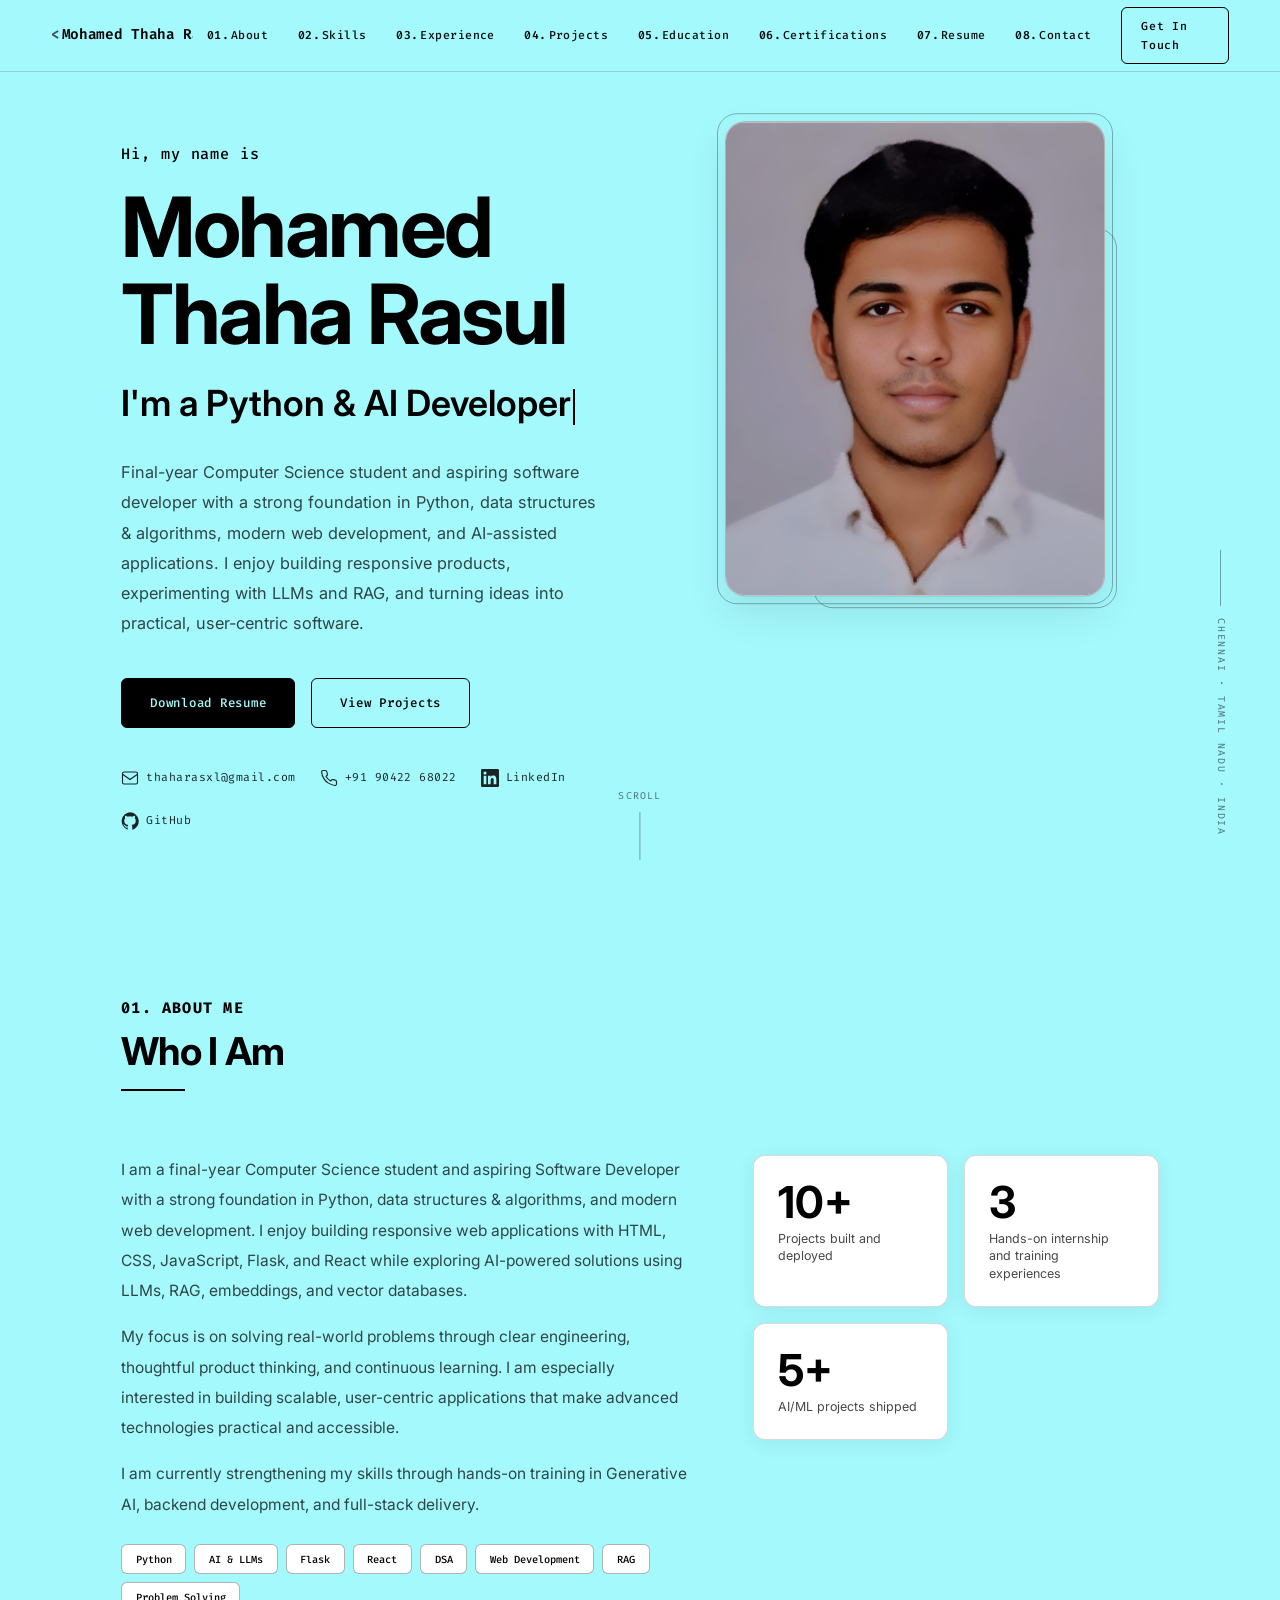
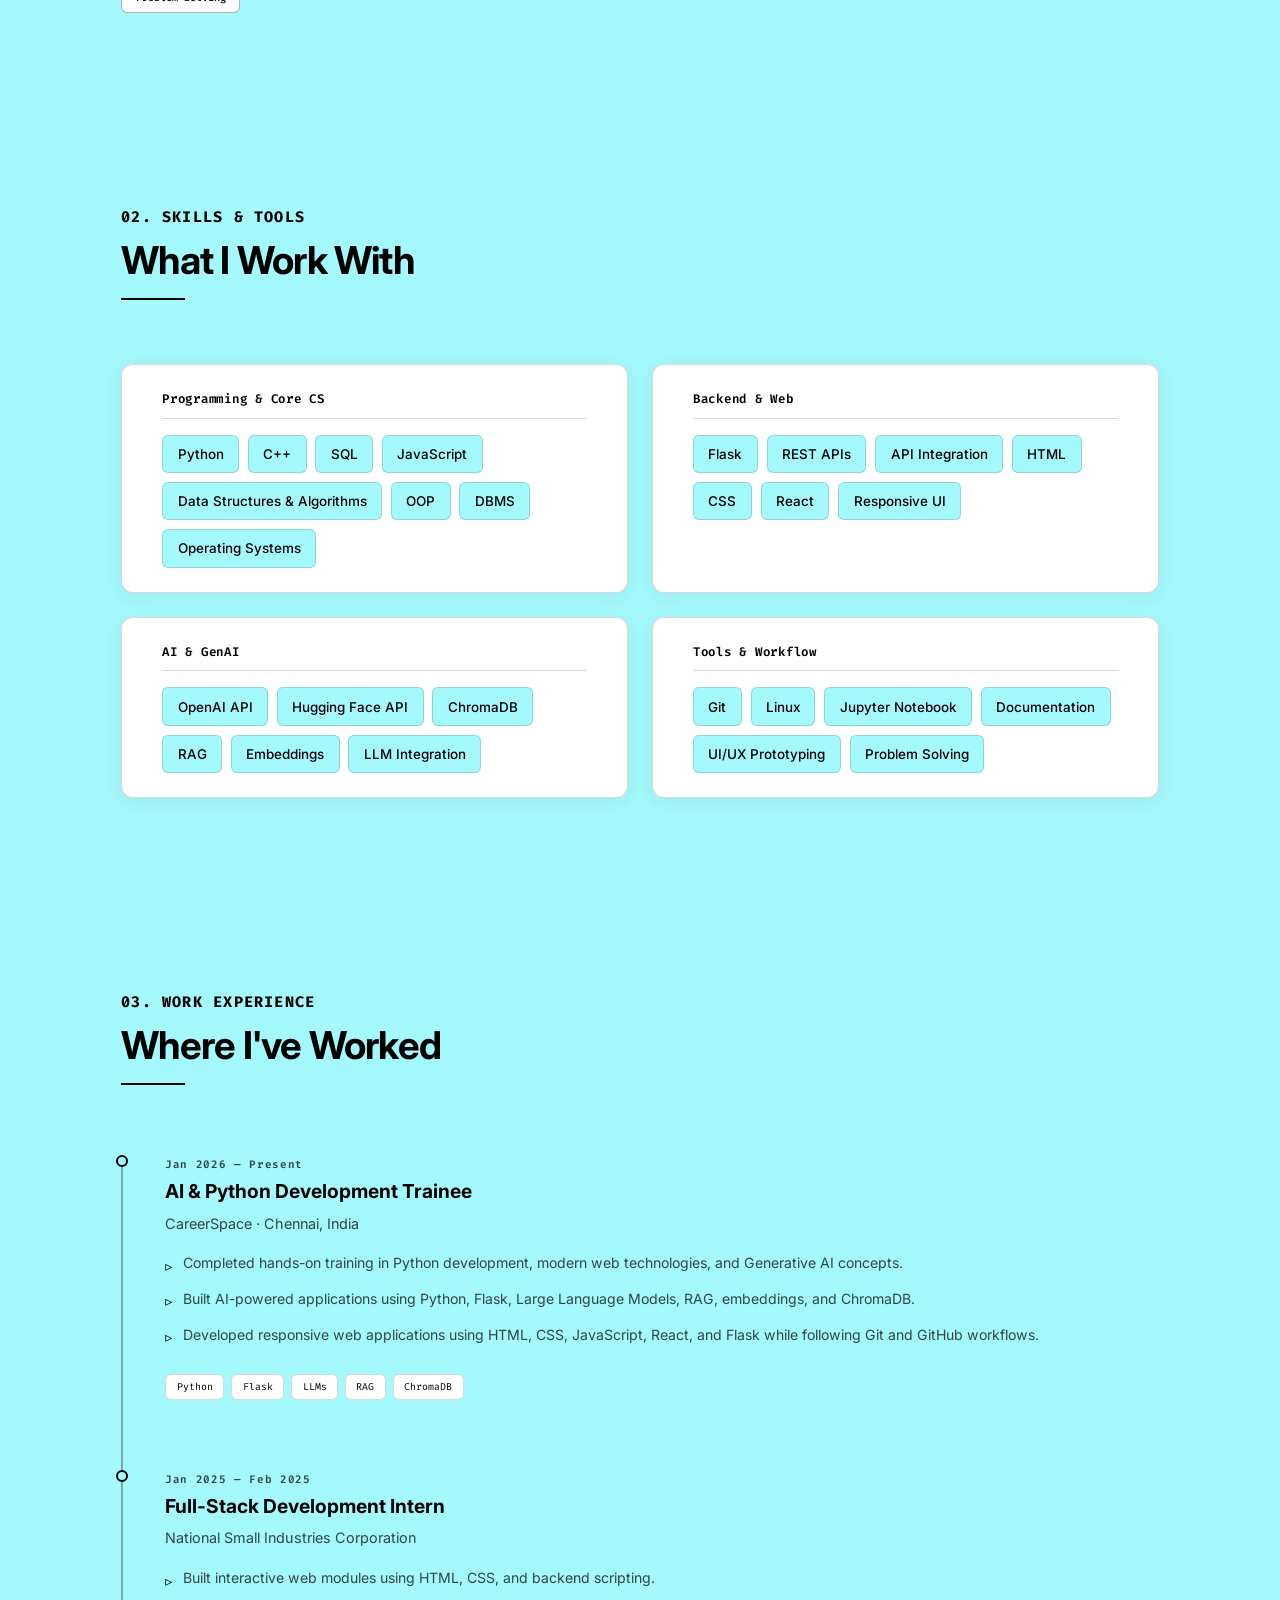
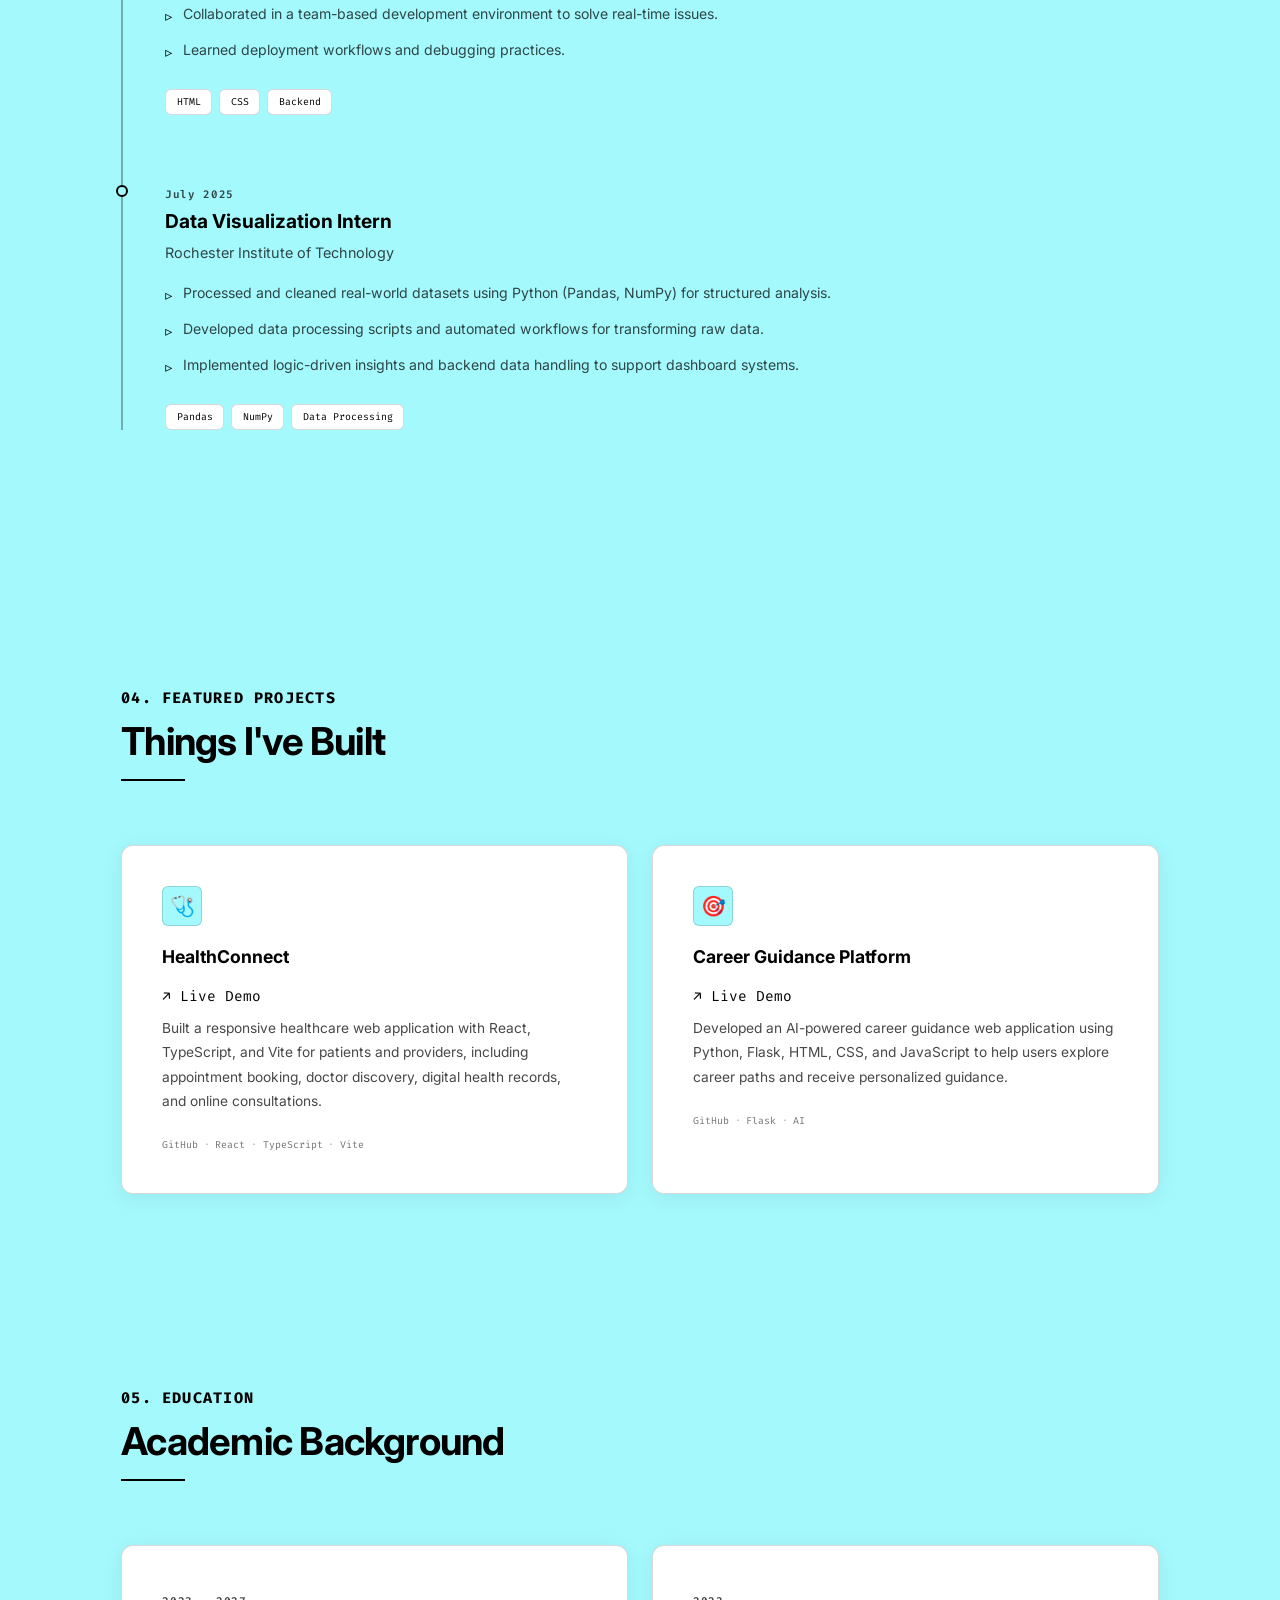
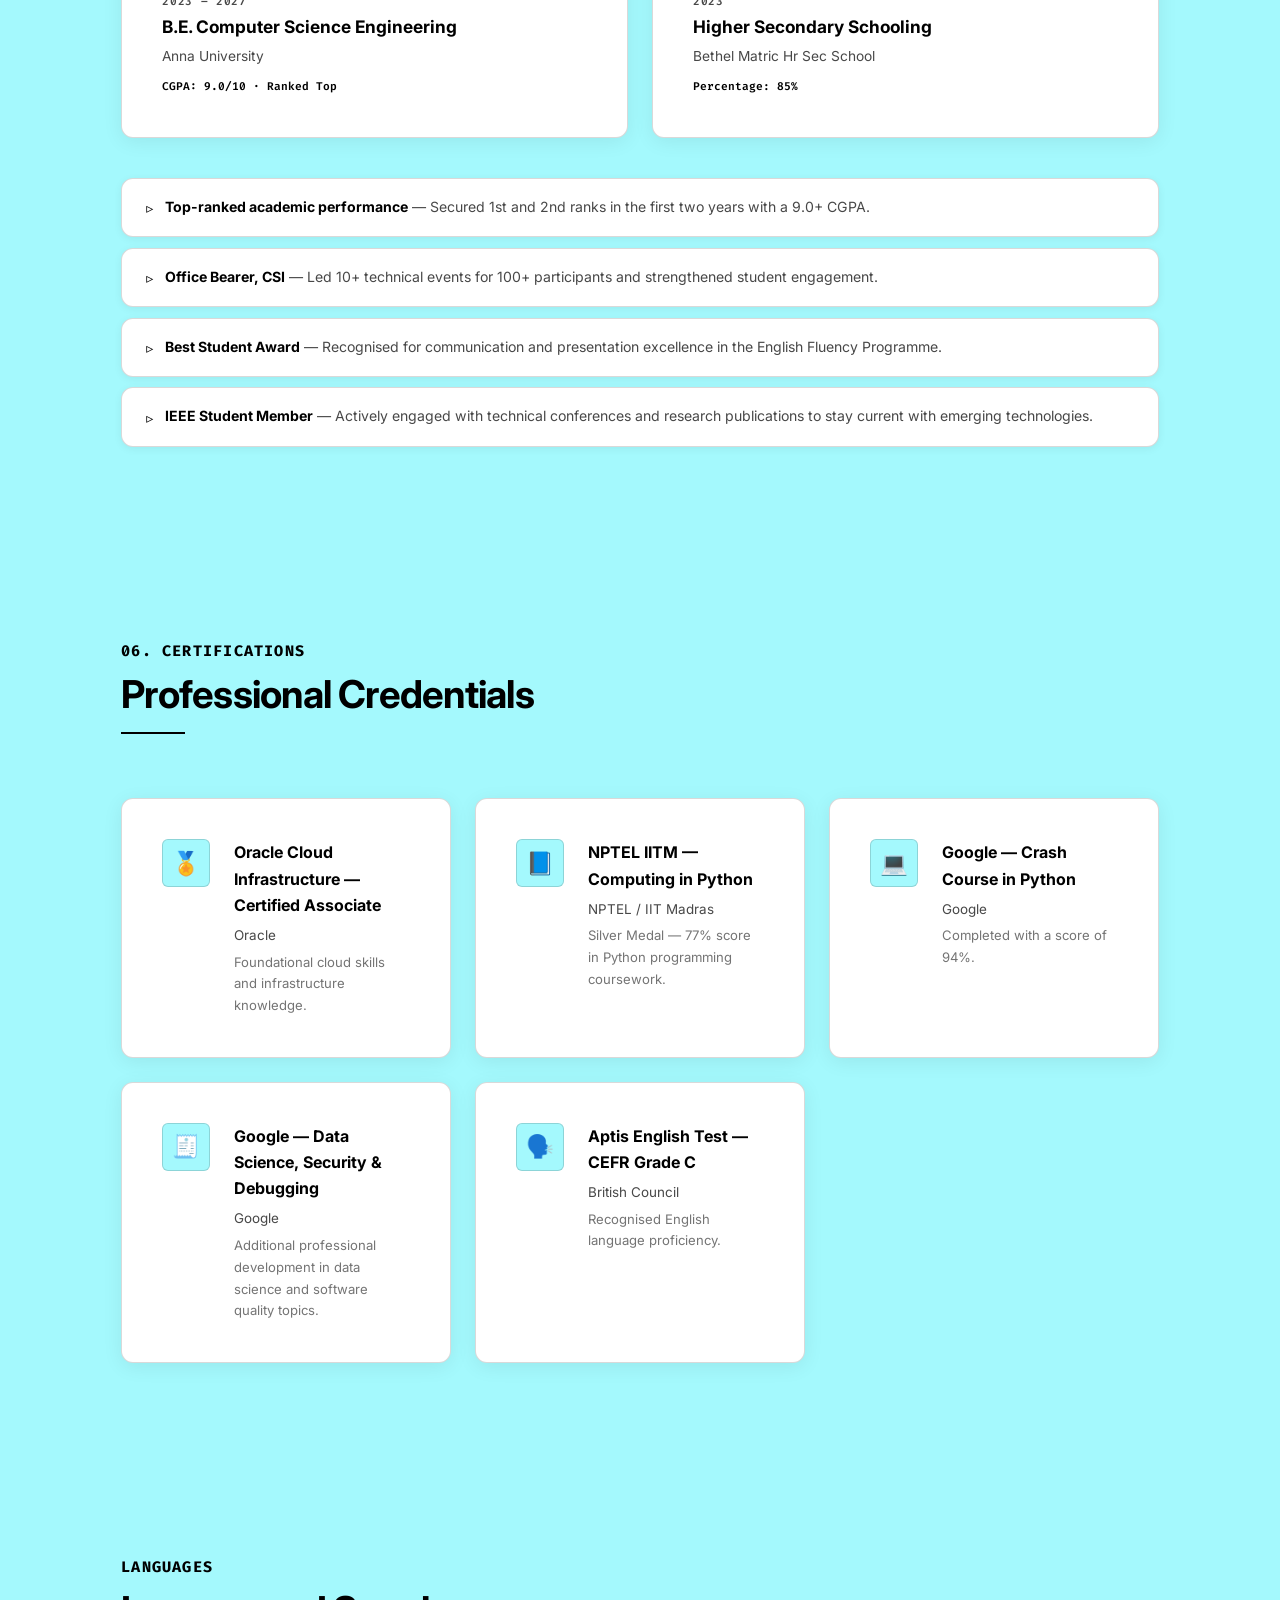
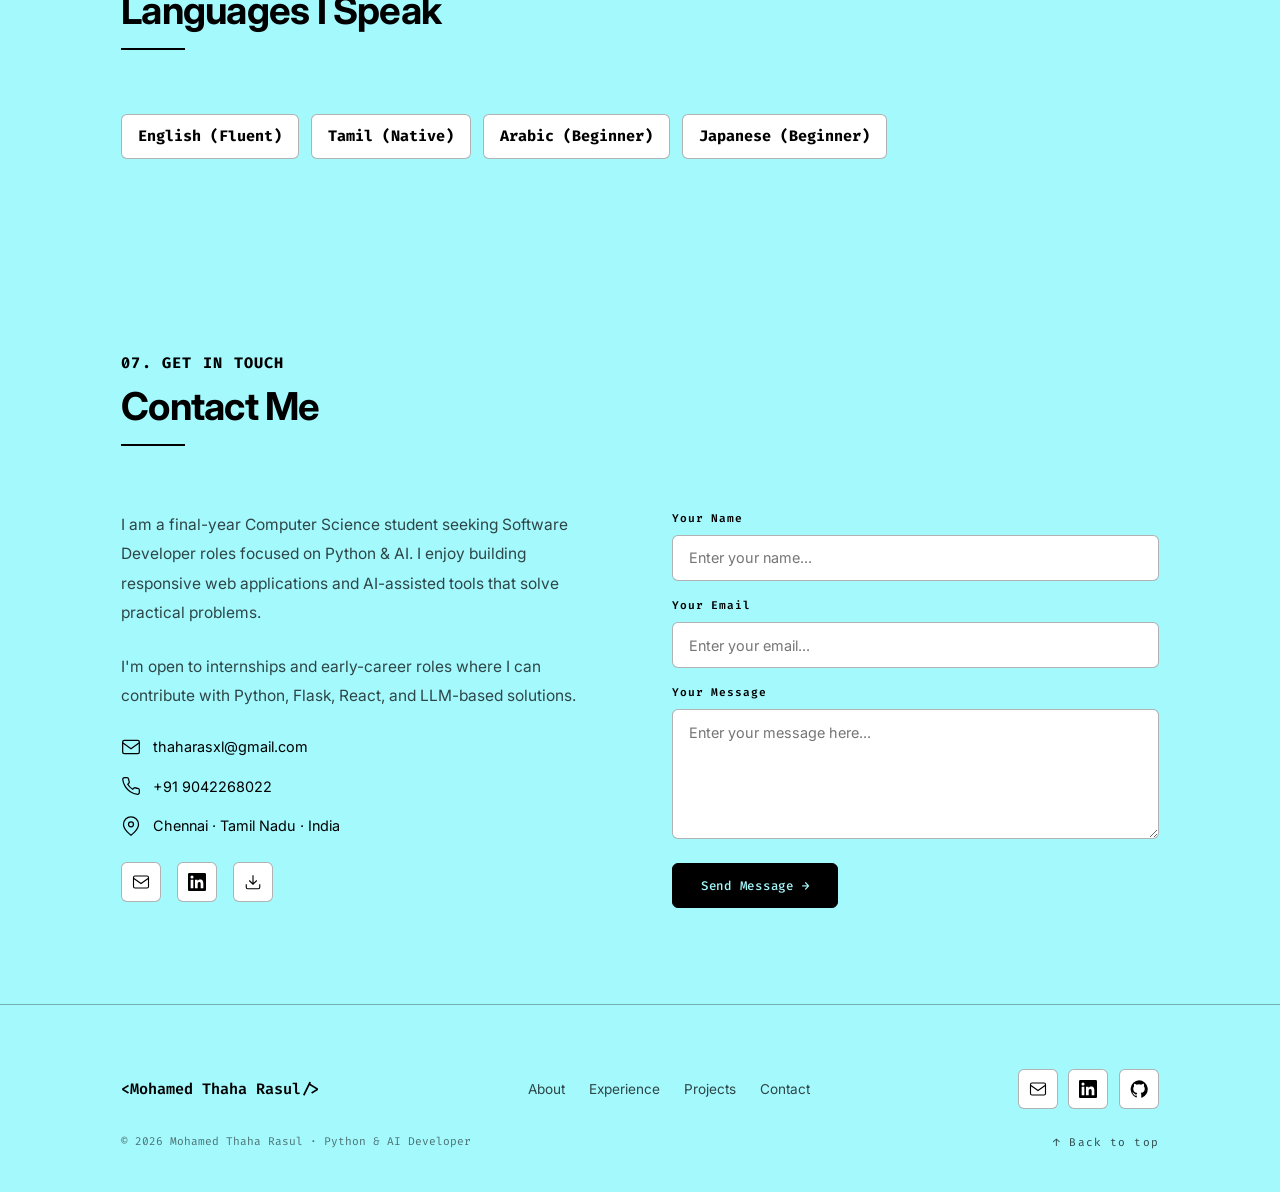
<file: index.html>
<!DOCTYPE html>
<html lang="en">
<head>
  <meta charset="UTF-8">
  <meta name="viewport" content="width=device-width, initial-scale=1.0">
  <title>Mohamed Thaha Rasul | Python & AI Developer</title>
  <meta name="description" content="Portfolio of Mohamed Thaha Rasul, a final-year Computer Science student and aspiring Python & AI developer focused on modern web applications, LLMs, RAG, and scalable user-centric software.">
  <meta name="author" content="Mohamed Thaha Rasul">
  <meta name="theme-color" content="#99F3E7">
  <link rel="icon" href="assets/icons/favicon.svg" type="image/svg+xml">

  <link rel="preconnect" href="https://fonts.googleapis.com">
  <link rel="preconnect" href="https://fonts.gstatic.com" crossorigin>
  <link href="https://fonts.googleapis.com/css2?family=Fira+Code:wght@400;500;600&family=Inter:wght@300;400;500;600;700&display=swap" rel="stylesheet">

  <link rel="stylesheet" href="css/variables.css">
  <link rel="stylesheet" href="css/style.css">
  <link rel="stylesheet" href="css/animations.css">
  <link rel="stylesheet" href="css/responsive.css">
</head>
<body>

  <a href="#hero" class="skip-link">Skip to main content</a>

  <!-- Navigation -->
  <header>
    <nav class="nav" id="nav" aria-label="Main navigation">
      <a href="#hero" class="nav__logo" aria-label="Mohamed Thaha Rasul home">
        <span class="nav__logo-bracket">&lt;</span>Mohamed Thaha Rasul<span class="nav__logo-bracket">/&gt;</span>
      </a>

      <div class="nav__links" id="navLinks">
        <a href="#about" class="nav__link" data-section="about"><span class="nav__link-num">01.</span>About</a>
        <a href="#skills" class="nav__link" data-section="skills"><span class="nav__link-num">02.</span>Skills</a>
        <a href="#experience" class="nav__link" data-section="experience"><span class="nav__link-num">03.</span>Experience</a>
        <a href="#projects" class="nav__link" data-section="projects"><span class="nav__link-num">04.</span>Projects</a>
        <a href="#education" class="nav__link" data-section="education"><span class="nav__link-num">05.</span>Education</a>
        <a href="#certifications" class="nav__link" data-section="certifications"><span class="nav__link-num">06.</span>Certifications</a>
        <a href="#resume" class="nav__link" data-section="resume"><span class="nav__link-num">07.</span>Resume</a>
        <a href="#contact" class="nav__link" data-section="contact"><span class="nav__link-num">08.</span>Contact</a>
      </div>

      <a href="#contact" class="btn btn--outline btn--sm nav__cta">Get In Touch</a>

      <button class="nav__toggle" id="navToggle" aria-label="Toggle navigation menu" aria-expanded="false" aria-controls="mobileNav">
        <span class="nav__toggle-bar"></span>
        <span class="nav__toggle-bar"></span>
        <span class="nav__toggle-bar"></span>
      </button>
    </nav>

    <div class="mobile-nav" id="mobileNav" aria-label="Mobile navigation">
      <a href="#about" class="mobile-nav__link">01. About</a>
      <a href="#skills" class="mobile-nav__link">02. Skills</a>
      <a href="#experience" class="mobile-nav__link">03. Experience</a>
      <a href="#projects" class="mobile-nav__link">04. Projects</a>
      <a href="#education" class="mobile-nav__link">05. Education</a>
      <a href="#certifications" class="mobile-nav__link">06. Certifications</a>
      <a href="#resume" class="mobile-nav__link">07. Resume</a>
      <a href="#contact" class="mobile-nav__link">08. Contact</a>
      <a href="assets/resume/Mohamed_Thaha_Rasul_Resume.pdf" class="mobile-nav__link" download="Mohamed_Thaha_Rasul_Resume.pdf">Download Resume</a>
    </div>
  </header>

  <main>

    <!-- Hero -->
    <section class="hero" id="hero" aria-label="Introduction">
      <div class="container">
        <div class="hero__grid">
          <div class="hero__content">
            <p class="hero__greeting hero-animate hero-animate--1">Hi, my name is</p>
            <h1 class="hero__name hero-animate hero-animate--2">Mohamed Thaha Rasul</h1>
            <p class="hero__role hero-animate hero-animate--3">
              I'm a <span id="typewriter"></span><span class="typewriter-cursor" aria-hidden="true"></span>
            </p>
            <p class="hero__bio hero-animate hero-animate--4">
              Final-year Computer Science student and aspiring software developer with a strong foundation in Python, data structures &amp; algorithms, modern web development, and AI-assisted applications. I enjoy building responsive products, experimenting with LLMs and RAG, and turning ideas into practical, user-centric software.
            </p>
            <div class="hero__actions hero-animate hero-animate--5">
              <a href="assets/resume/Mohamed_Thaha_Rasul_Resume.pdf" class="btn btn--primary" download="Mohamed_Thaha_Rasul_Resume.pdf">Download Resume</a>
              <a href="#projects" class="btn btn--outline">View Projects</a>
            </div>
            <div class="hero__socials hero-animate hero-animate--6">
              <a href="mailto:thaharasxl@gmail.com" class="hero__social-link" aria-label="Email Mohamed Thaha Rasul">
                <svg class="hero__social-icon" viewBox="0 0 24 24" fill="none" stroke="currentColor" stroke-width="1.5" aria-hidden="true"><rect x="2" y="4" width="20" height="16" rx="2"/><path d="M2 7l10 7 10-7"/></svg>
                thaharasxl@gmail.com
              </a>
              <a href="tel:+919042268022" class="hero__social-link" aria-label="Call Mohamed Thaha Rasul">
                <svg class="hero__social-icon" viewBox="0 0 24 24" fill="none" stroke="currentColor" stroke-width="1.5" aria-hidden="true"><path d="M22 16.92v3a2 2 0 01-2.18 2 19.79 19.79 0 01-8.63-3.07 19.5 19.5 0 01-6-6 19.79 19.79 0 01-3.07-8.67A2 2 0 014.11 2h3a2 2 0 012 1.72c.127.96.361 1.903.7 2.81a2 2 0 01-.45 2.11L8.09 9.91a16 16 0 006 6l1.27-1.27a2 2 0 012.11-.45c.907.339 1.85.573 2.81.7A2 2 0 0122 16.92z"/></svg>
                +91 90422 68022
              </a>
              <a href="https://www.linkedin.com/in/mdthaharasul" class="hero__social-link" target="_blank" rel="noopener noreferrer" aria-label="LinkedIn profile">
                <svg class="hero__social-icon" viewBox="0 0 24 24" fill="currentColor" aria-hidden="true"><path d="M20.447 20.452h-3.554v-5.569c0-1.328-.027-3.037-1.852-3.037-1.853 0-2.136 1.445-2.136 2.939v5.667H9.351V9h3.414v1.561h.046c.477-.9 1.637-1.85 3.37-1.85 3.601 0 4.267 2.37 4.267 5.455v6.286zM5.337 7.433a2.062 2.062 0 01-2.063-2.065 2.064 2.064 0 112.063 2.065zm1.782 13.019H3.555V9h3.564v11.452zM22.225 0H1.771C.792 0 0 .774 0 1.729v20.542C0 23.227.792 24 1.771 24h20.451C23.2 24 24 23.227 24 22.271V1.729C24 .774 23.2 0 22.222 0h.003z"/></svg>
                LinkedIn
              </a>
              <a href="https://github.com/thaharasul" class="hero__social-link" target="_blank" rel="noopener noreferrer" aria-label="GitHub profile">
                <svg class="hero__social-icon" viewBox="0 0 24 24" fill="currentColor" aria-hidden="true"><path d="M12 .297a12 12 0 00-3.79 23.02c.6.11.82-.26.82-.58v-2.04c-3.34.73-4.04-1.43-4.04-1.43-.54-1.38-1.32-1.75-1.32-1.75-1.08-.74.08-.72.08-.72 1.2.08 1.83 1.24 1.83 1.24 1.06 1.82 2.78 1.29 3.46.99.11-.77.42-1.29.76-1.59-2.67-.31-5.47-1.34-5.47-5.95 0-1.32.47-2.4 1.24-3.25-.12-.31-.54-1.55.12-3.23 0 0 1.01-.32 3.3 1.23a11.5 11.5 0 016.02 0c2.29-1.55 3.3-1.23 3.3-1.23.66 1.68.24 2.92.12 3.23.77.85 1.24 1.93 1.24 3.25 0 4.62-2.8 5.64-5.47 5.95.43.37.81 1.1.81 2.22v3.29c0 .32.22.69.83.58A12 12 0 0012 .297z"/></svg>
                GitHub
              </a>
            </div>
          </div>

          <div class="hero__visual hero-animate hero-animate--7">
            <div class="hero__profile-wrap profile-ring">
              <div class="hero__profile-frame">
                <img
                  src="assets/images/WhatsApp Image 2026-06-28 at 5.33.27 PM.jpeg"
                  alt="Mohamed Thaha Rasul — Python & AI Developer"
                  class="hero__profile-img"
                  width="380"
                  height="475"
                  loading="eager"
                  onerror="this.onerror=null;this.src='assets/images/profile.svg';"
                >
              </div>
              <div class="hero__profile-accent" aria-hidden="true"></div>
            </div>
          </div>
        </div>
      </div>

      <div class="hero__scroll scroll-indicator" aria-hidden="true">
        <span>Scroll</span>
        <div class="hero__scroll-line"></div>
      </div>

      <div class="hero__side-label" aria-hidden="true"> Chennai · Tamil Nadu · India </div>
    </section>

    <!-- About -->
    <section class="section" id="about" aria-labelledby="about-title">
      <div class="container">
        <p class="section-label reveal">01. About Me</p>
        <h2 class="section-title reveal" id="about-title">Who I Am</h2>
        <div class="section-divider reveal"></div>

        <div class="about__grid">
          <div class="about__text reveal">
            <p>I am a final-year Computer Science student and aspiring Software Developer with a strong foundation in Python, data structures &amp; algorithms, and modern web development. I enjoy building responsive web applications with HTML, CSS, JavaScript, Flask, and React while exploring AI-powered solutions using LLMs, RAG, embeddings, and vector databases.</p>
            <p>My focus is on solving real-world problems through clear engineering, thoughtful product thinking, and continuous learning. I am especially interested in building scalable, user-centric applications that make advanced technologies practical and accessible.</p>
            <p>I am currently strengthening my skills through hands-on training in Generative AI, backend development, and full-stack delivery.</p>
            <div class="about__tags">
              <span class="about__tag">Python</span>
              <span class="about__tag">AI &amp; LLMs</span>
              <span class="about__tag">Flask</span>
              <span class="about__tag">React</span>
              <span class="about__tag">DSA</span>
              <span class="about__tag">Web Development</span>
              <span class="about__tag">RAG</span>
              <span class="about__tag">Problem Solving</span>
            </div>
          </div>

          <div class="about__stats">
            <div class="stat-card reveal-scale delay-1">
              <div class="stat-card__number">10+</div>
              <div class="stat-card__label">Projects built and deployed</div>
            </div>
            <div class="stat-card reveal-scale delay-2">
              <div class="stat-card__number">3</div>
              <div class="stat-card__label">Hands-on internship and training experiences</div>
            </div>
            <div class="stat-card reveal-scale delay-3">
              <div class="stat-card__number">5+</div>
              <div class="stat-card__label"> AI/ML projects shipped</div>
            </div>
          </div>
        </div>
      </div>
    </section>

    <!-- Skills -->
    <section class="section" id="skills" aria-labelledby="skills-title">
      <div class="container">
        <p class="section-label reveal">02. Skills &amp; Tools</p>
        <h2 class="section-title reveal" id="skills-title">What I Work With</h2>
        <div class="section-divider reveal"></div>

        <div class="skills__grid">
          <article class="skill-card reveal delay-1">
            <h3 class="skill-card__title">Programming &amp; Core CS</h3>
            <div class="skill-card__chips">
              <span class="skill-chip">Python</span>
              <span class="skill-chip">C++</span>
              <span class="skill-chip">SQL</span>
              <span class="skill-chip">JavaScript</span>
              <span class="skill-chip">Data Structures &amp; Algorithms</span>
              <span class="skill-chip">OOP</span>
              <span class="skill-chip">DBMS</span>
              <span class="skill-chip">Operating Systems</span>
            </div>
          </article>

          <article class="skill-card reveal delay-2">
            <h3 class="skill-card__title">Backend &amp; Web</h3>
            <div class="skill-card__chips">
              <span class="skill-chip">Flask</span>
              <span class="skill-chip">REST APIs</span>
              <span class="skill-chip">API Integration</span>
              <span class="skill-chip">HTML</span>
              <span class="skill-chip">CSS</span>
              <span class="skill-chip">React</span>
              <span class="skill-chip">Responsive UI</span>
            </div>
          </article>

          <article class="skill-card reveal delay-3">
            <h3 class="skill-card__title">AI &amp; GenAI</h3>
            <div class="skill-card__chips">
              <span class="skill-chip">OpenAI API</span>
              <span class="skill-chip">Hugging Face API</span>
              <span class="skill-chip">ChromaDB</span>
              <span class="skill-chip">RAG</span>
              <span class="skill-chip">Embeddings</span>
              <span class="skill-chip">LLM Integration</span>
            </div>
          </article>

          <article class="skill-card reveal delay-4">
            <h3 class="skill-card__title">Tools &amp; Workflow</h3>
            <div class="skill-card__chips">
              <span class="skill-chip">Git</span>
              <span class="skill-chip">Linux</span>
              <span class="skill-chip">Jupyter Notebook</span>
              <span class="skill-chip">Documentation</span>
              <span class="skill-chip">UI/UX Prototyping</span>
              <span class="skill-chip">Problem Solving</span>
            </div>
          </article>
        </div>
      </div>
    </section>

    <!-- Experience -->
    <section class="section" id="experience" aria-labelledby="experience-title">
      <div class="container">
        <p class="section-label reveal">03. Work Experience</p>
        <h2 class="section-title reveal" id="experience-title">Where I've Worked</h2>
        <div class="section-divider reveal"></div>

        <div class="timeline">
          <article class="timeline__item reveal">
            <time class="timeline__date" datetime="2026-01">Jan 2026 — Present</time>
            <h3 class="timeline__role">AI &amp; Python Development Trainee</h3>
            <p class="timeline__company">CareerSpace · Chennai, India</p>
            <ul class="timeline__points">
              <li class="timeline__point"><span class="timeline__arrow" aria-hidden="true">▹</span><span>Completed hands-on training in Python development, modern web technologies, and Generative AI concepts.</span></li>
              <li class="timeline__point"><span class="timeline__arrow" aria-hidden="true">▹</span><span>Built AI-powered applications using Python, Flask, Large Language Models, RAG, embeddings, and ChromaDB.</span></li>
              <li class="timeline__point"><span class="timeline__arrow" aria-hidden="true">▹</span><span>Developed responsive web applications using HTML, CSS, JavaScript, React, and Flask while following Git and GitHub workflows.</span></li>
            </ul>
            <div class="timeline__tags">
              <span class="tag">Python</span>
              <span class="tag">Flask</span>
              <span class="tag">LLMs</span>
              <span class="tag">RAG</span>
              <span class="tag">ChromaDB</span>
            </div>
          </article>

          <article class="timeline__item reveal">
            <time class="timeline__date" datetime="2025-01">Jan 2025 — Feb 2025</time>
            <h3 class="timeline__role">Full-Stack Development Intern</h3>
            <p class="timeline__company"><a href="https://www.nsic.co.in/" target="_blank" rel="noopener noreferrer">National Small Industries Corporation</a></p>
            <ul class="timeline__points">
              <li class="timeline__point"><span class="timeline__arrow" aria-hidden="true">▹</span><span>Built interactive web modules using HTML, CSS, and backend scripting.</span></li>
              <li class="timeline__point"><span class="timeline__arrow" aria-hidden="true">▹</span><span>Collaborated in a team-based development environment to solve real-time issues.</span></li>
              <li class="timeline__point"><span class="timeline__arrow" aria-hidden="true">▹</span><span>Learned deployment workflows and debugging practices.</span></li>
            </ul>
            <div class="timeline__tags">
              <span class="tag">HTML</span>
              <span class="tag">CSS</span>
              <span class="tag">Backend</span>
            </div>
          </article>

          <article class="timeline__item reveal">
            <time class="timeline__date" datetime="2025-07">July 2025</time>
            <h3 class="timeline__role">Data Visualization Intern</h3>
            <p class="timeline__company"><a href="https://www.rit.edu/" target="_blank" rel="noopener noreferrer">Rochester Institute of Technology</a></p>
            <ul class="timeline__points">
              <li class="timeline__point"><span class="timeline__arrow" aria-hidden="true">▹</span><span>Processed and cleaned real-world datasets using Python (Pandas, NumPy) for structured analysis.</span></li>
              <li class="timeline__point"><span class="timeline__arrow" aria-hidden="true">▹</span><span>Developed data processing scripts and automated workflows for transforming raw data.</span></li>
              <li class="timeline__point"><span class="timeline__arrow" aria-hidden="true">▹</span><span>Implemented logic-driven insights and backend data handling to support dashboard systems.</span></li>
            </ul>
            <div class="timeline__tags">
              <span class="tag">Pandas</span>
              <span class="tag">NumPy</span>
              <span class="tag">Data Processing</span>
            </div>
          </article>
        </div>
      </div>
    </section>

    <!-- Projects -->
    <section class="section" id="projects" aria-labelledby="projects-title">
      <div class="container">
        <p class="section-label reveal">04. Featured Projects</p>
        <h2 class="section-title reveal" id="projects-title">Things I've Built</h2>
        <div class="section-divider reveal"></div>

        <div class="projects__grid">
          <article class="project-card reveal delay-1">
            <div class="project-card__header">
              <div class="project-card__icon" aria-hidden="true">🩺</div>
            </div>
            <h3 class="project-card__title">HealthConnect</h3>
            <a class="project-card__live" href="#" aria-label="Live Demo (coming soon)">↗ Live Demo</a>
            <p class="project-card__desc">Built a responsive healthcare web application with React, TypeScript, and Vite for patients and providers, including appointment booking, doctor discovery, digital health records, and online consultations.</p>
            <div class="project-card__tags">
              <a class="project-card__tag" href="https://github.com/thaharasul" target="_blank" rel="noopener noreferrer">GitHub</a>
              <span class="project-card__tag">React</span>
              <span class="project-card__tag">TypeScript</span>
              <span class="project-card__tag">Vite</span>
            </div>
          </article>

          <article class="project-card reveal delay-2">
            <div class="project-card__header">
              <div class="project-card__icon" aria-hidden="true">🎯</div>
            </div>
            <h3 class="project-card__title">Career Guidance Platform</h3>
            <a class="project-card__live" href="https://careerguide-gxiz.onrender.com" target="_blank" rel="noopener noreferrer">↗ Live Demo</a>
            <p class="project-card__desc">Developed an AI-powered career guidance web application using Python, Flask, HTML, CSS, and JavaScript to help users explore career paths and receive personalized guidance.</p>
            <div class="project-card__tags">
              <a class="project-card__tag" href="https://github.com/thaharasul" target="_blank" rel="noopener noreferrer">GitHub</a>
              <span class="project-card__tag">Flask</span>
              <span class="project-card__tag">AI</span>
            </div>
          </article>
        </div>
      </div>
    </section>

    <!-- Education -->
    <section class="section" id="education" aria-labelledby="education-title">
      <div class="container">
        <p class="section-label reveal">05. Education</p>
        <h2 class="section-title reveal" id="education-title">Academic Background</h2>
        <div class="section-divider reveal"></div>

        <div class="education__grid">
          <article class="edu-card reveal delay-1">
            <time class="edu-card__year" datetime="2023/2027">2023 – 2027</time>
            <h3 class="edu-card__degree">B.E. Computer Science Engineering</h3>
            <p class="edu-card__institution">Anna University</p>
            <p class="edu-card__score">CGPA: 9.0/10 · Ranked Top</p>
          </article>

          <article class="edu-card reveal delay-2">
            <time class="edu-card__year" datetime="2023/2023">2023</time>
            <h3 class="edu-card__degree">Higher Secondary Schooling</h3>
            <p class="edu-card__institution">Bethel Matric Hr Sec School</p>
            <p class="edu-card__score">Percentage: 85%</p>
          </article>
        </div>

        <div class="achievements">
          <div class="achievement-item reveal delay-1">
            <span class="achievement-item__arrow" aria-hidden="true">▹</span>
            <span><strong>Top-ranked academic performance</strong> — Secured 1st and 2nd ranks in the first two years with a 9.0+ CGPA.</span>
          </div>
          <div class="achievement-item reveal delay-2">
            <span class="achievement-item__arrow" aria-hidden="true">▹</span>
            <span><strong>Office Bearer, CSI</strong> — Led 10+ technical events for 100+ participants and strengthened student engagement.</span>
          </div>
          <div class="achievement-item reveal delay-3">
            <span class="achievement-item__arrow" aria-hidden="true">▹</span>
            <span><strong>Best Student Award</strong> — Recognised for communication and presentation excellence in the English Fluency Programme.</span>
          </div>
          <div class="achievement-item reveal delay-4">
            <span class="achievement-item__arrow" aria-hidden="true">▹</span>
            <span><strong>IEEE Student Member</strong> — Actively engaged with technical conferences and research publications to stay current with emerging technologies.</span>
          </div>
        </div>
      </div>
    </section>

    <!-- Certifications -->
    <section class="section" id="certifications" aria-labelledby="certifications-title">
      <div class="container">
        <p class="section-label reveal">06. Certifications</p>
        <h2 class="section-title reveal" id="certifications-title">Professional Credentials</h2>
        <div class="section-divider reveal"></div>

        <div class="certifications__grid">
          <article class="cert-card reveal delay-1">
            <div class="cert-card__icon" aria-hidden="true">🏅</div>
            <div>
              <h3 class="cert-card__title">Oracle Cloud Infrastructure — Certified Associate</h3>
              <p class="cert-card__issuer">Oracle</p>
              <p class="cert-card__desc">Foundational cloud skills and infrastructure knowledge.</p>
            </div>
          </article>

          <article class="cert-card reveal delay-2">
            <div class="cert-card__icon" aria-hidden="true">📘</div>
            <div>
              <h3 class="cert-card__title">NPTEL IITM — Computing in Python</h3>
              <p class="cert-card__issuer">NPTEL / IIT Madras</p>
              <p class="cert-card__desc">Silver Medal — 77% score in Python programming coursework.</p>
            </div>
          </article>

          <article class="cert-card reveal delay-3">
            <div class="cert-card__icon" aria-hidden="true">💻</div>
            <div>
              <h3 class="cert-card__title">Google — Crash Course in Python</h3>
              <p class="cert-card__issuer">Google</p>
              <p class="cert-card__desc">Completed with a score of 94%.</p>
            </div>
          </article>

          <article class="cert-card reveal delay-4">
            <div class="cert-card__icon" aria-hidden="true">🧾</div>
            <div>
              <h3 class="cert-card__title">Google — Data Science, Security &amp; Debugging</h3>
              <p class="cert-card__issuer">Google</p>
              <p class="cert-card__desc">Additional professional development in data science and software quality topics.</p>
            </div>
          </article>

          <article class="cert-card reveal delay-5">
            <div class="cert-card__icon" aria-hidden="true">🗣️</div>
            <div>
              <h3 class="cert-card__title">Aptis English Test — CEFR Grade C</h3>
              <p class="cert-card__issuer">British Council</p>
              <p class="cert-card__desc">Recognised English language proficiency.</p>
            </div>
          </article>
        </div>
      </div>
    </section>

    <!-- Languages -->
    <section class="section" id="languages" aria-labelledby="languages-title">
      <div class="container">
        <p class="section-label reveal">Languages</p>
        <h2 class="section-title reveal" id="languages-title">Languages I Speak</h2>
        <div class="section-divider reveal"></div>

        <div class="languages__grid reveal">
          <span class="language-tag">English (Fluent)</span>
          <span class="language-tag">Tamil (Native)</span>
          <span class="language-tag">Arabic (Beginner)</span>
          <span class="language-tag">Japanese (Beginner)</span>
        </div>
      </div>
    </section>

    <!-- Contact -->
    <section class="section" id="contact" aria-labelledby="contact-title">
      <div class="container">
        <p class="section-label reveal">07. Get In Touch</p>
        <h2 class="section-title reveal" id="contact-title">Contact Me</h2>
        <div class="section-divider reveal"></div>

        <div class="contact__grid">
          <div class="reveal-left">
            <div class="contact__text">
              <p>I am a final-year Computer Science student seeking Software Developer roles focused on Python &amp; AI. I enjoy building responsive web applications and AI-assisted tools that solve practical problems.</p>
              <p>I'm open to internships and early-career roles where I can contribute with Python, Flask, React, and LLM-based solutions.</p>
            </div>

            <div class="contact__details">
              <a href="mailto:thaharasxl@gmail.com" class="contact__row">
                <svg class="contact__icon" viewBox="0 0 24 24" fill="none" stroke="currentColor" stroke-width="1.5" aria-hidden="true"><rect x="2" y="4" width="20" height="16" rx="2"/><path d="M2 7l10 7 10-7"/></svg>
                thaharasxl@gmail.com
              </a>
              <a href="tel:+919042268022" class="contact__row">
                <svg class="contact__icon" viewBox="0 0 24 24" fill="none" stroke="currentColor" stroke-width="1.5" aria-hidden="true"><path d="M22 16.92v3a2 2 0 01-2.18 2 19.79 19.79 0 01-8.63-3.07 19.5 19.5 0 01-6-6 19.79 19.79 0 01-3.07-8.67A2 2 0 014.11 2h3a2 2 0 012 1.72c.127.96.361 1.903.7 2.81a2 2 0 01-.45 2.11L8.09 9.91a16 16 0 006 6l1.27-1.27a2 2 0 012.11-.45c.907.339 1.85.573 2.81.7A2 2 0 0122 16.92z"/></svg>
                +91 9042268022
              </a>
              <div class="contact__row">
                <svg class="contact__icon" viewBox="0 0 24 24" fill="none" stroke="currentColor" stroke-width="1.5" aria-hidden="true"><path d="M21 10c0 7-9 13-9 13s-9-6-9-13a9 9 0 0118 0z"/><circle cx="12" cy="10" r="3"/></svg>
                Chennai · Tamil Nadu · India
              </div>
            </div>

            <div class="contact__socials">
              <a href="mailto:thaharasxl@gmail.com" class="social-icon-btn" aria-label="Email">
                <svg viewBox="0 0 24 24" fill="none" stroke="currentColor" stroke-width="1.5"><rect x="2" y="4" width="20" height="16" rx="2"/><path d="M2 7l10 7 10-7"/></svg>
              </a>
              <a href="https://www.linkedin.com/in/mdthaharasul" class="social-icon-btn" target="_blank" rel="noopener noreferrer" aria-label="LinkedIn">
                <svg viewBox="0 0 24 24" fill="currentColor"><path d="M20.447 20.452h-3.554v-5.569c0-1.328-.027-3.037-1.852-3.037-1.853 0-2.136 1.445-2.136 2.939v5.667H9.351V9h3.414v1.561h.046c.477-.9 1.637-1.85 3.37-1.85 3.601 0 4.267 2.37 4.267 5.455v6.286zM5.337 7.433a2.062 2.062 0 01-2.063-2.065 2.064 2.064 0 112.063 2.065zm1.782 13.019H3.555V9h3.564v11.452zM22.225 0H1.771C.792 0 0 .774 0 1.729v20.542C0 23.227.792 24 1.771 24h20.451C23.2 24 24 23.227 24 22.271V1.729C24 .774 23.2 0 22.222 0h.003z"/></svg>
              </a>
              <a href="assets/resume/Mohamed_Thaha_Rasul_Resume.pdf" class="social-icon-btn" download="Mohamed_Thaha_Rasul_Resume.pdf" aria-label="Download resume">
                <svg viewBox="0 0 24 24" fill="none" stroke="currentColor" stroke-width="1.5"><path d="M21 15v4a2 2 0 01-2 2H5a2 2 0 01-2-2v-4M7 10l5 5 5-5M12 15V3"/></svg>
              </a>
            </div>
          </div>

          <form class="contact-form reveal delay-2" id="contactForm" novalidate>
            <div class="form-group">
              <label class="form-label" for="name">Your Name</label>
              <input class="form-input" type="text" id="name" name="name" placeholder="Enter your name..." required autocomplete="name">
            </div>
            <div class="form-group">
              <label class="form-label" for="email">Your Email</label>
              <input class="form-input" type="email" id="email" name="email" placeholder="Enter your email..." required autocomplete="email">
            </div>
            <div class="form-group">
              <label class="form-label" for="message">Your Message</label>
              <textarea class="form-textarea" id="message" name="message" placeholder="Enter your message here..." required></textarea>
            </div>
            <div class="form-submit">
              <button type="submit" class="btn btn--primary">Send Message →</button>
            </div>
            <div class="form-status" id="formStatus" role="alert" aria-live="polite"></div>
          </form>
        </div>
      </div>
    </section>

  </main>

  <!-- Footer -->
  <footer class="footer">
    <div class="container footer__inner">
      <div class="footer__logo">&lt;Mohamed Thaha Rasul/&gt;</div>
      <nav class="footer__links" aria-label="Footer navigation">
        <a href="#about" class="footer__link">About</a>
        <a href="#experience" class="footer__link">Experience</a>
        <a href="#projects" class="footer__link">Projects</a>
        <a href="#contact" class="footer__link">Contact</a>
      </nav>
      <div class="footer__socials">
        <a href="mailto:thaharasxl@gmail.com" class="social-icon-btn" aria-label="Email">
          <svg viewBox="0 0 24 24" fill="none" stroke="currentColor" stroke-width="1.5"><rect x="2" y="4" width="20" height="16" rx="2"/><path d="M2 7l10 7 10-7"/></svg>
        </a>
        <a href="https://www.linkedin.com/in/mdthaharasul" class="social-icon-btn" target="_blank" rel="noopener noreferrer" aria-label="LinkedIn">
          <svg viewBox="0 0 24 24" fill="currentColor"><path d="M20.447 20.452h-3.554v-5.569c0-1.328-.027-3.037-1.852-3.037-1.853 0-2.136 1.445-2.136 2.939v5.667H9.351V9h3.414v1.561h.046c.477-.9 1.637-1.85 3.37-1.85 3.601 0 4.267 2.37 4.267 5.455v6.286zM5.337 7.433a2.062 2.062 0 01-2.063-2.065 2.064 2.064 0 112.063 2.065zm1.782 13.019H3.555V9h3.564v11.452zM22.225 0H1.771C.792 0 0 .774 0 1.729v20.542C0 23.227.792 24 1.771 24h20.451C23.2 24 24 23.227 24 22.271V1.729C24 .774 23.2 0 22.222 0h.003z"/></svg>
        </a>
        <a href="https://github.com/thaharasul" class="social-icon-btn" target="_blank" rel="noopener noreferrer" aria-label="GitHub">
          <svg viewBox="0 0 24 24" fill="currentColor"><path d="M12 .297a12 12 0 00-3.79 23.02c.6.11.82-.26.82-.58v-2.04c-3.34.73-4.04-1.43-4.04-1.43-.54-1.38-1.32-1.75-1.32-1.75-1.08-.74.08-.72.08-.72 1.2.08 1.83 1.24 1.83 1.24 1.06 1.82 2.78 1.29 3.46.99.11-.77.42-1.29.76-1.59-2.67-.31-5.47-1.34-5.47-5.95 0-1.32.47-2.4 1.24-3.25-.12-.31-.54-1.55.12-3.23 0 0 1.01-.32 3.3 1.23a11.5 11.5 0 016.02 0c2.29-1.55 3.3-1.23 3.3-1.23.66 1.68.24 2.92.12 3.23.77.85 1.24 1.93 1.24 3.25 0 4.62-2.8 5.64-5.47 5.95.43.37.81 1.1.81 2.22v3.29c0 .32.22.69.83.58A12 12 0 0012 .297z"/></svg>
        </a>
      </div>
      <p class="footer__copy">&copy; <span id="currentYear">2026</span> Mohamed Thaha Rasul · Python &amp; AI Developer</p>
      <button class="footer__back-top" id="footerBackTop" aria-label="Back to top">↑ Back to top</button>
    </div>
  </footer>

  <!-- Scroll to top -->
  <button class="scroll-top" id="scrollTop" aria-label="Scroll to top">
    <svg viewBox="0 0 24 24" fill="none" stroke="currentColor" stroke-width="2" aria-hidden="true"><path d="M18 15l-6-6-6 6"/></svg>
  </button>

  <script src="js/navigation.js"></script>
  <script src="js/scroll.js"></script>
  <script src="js/animations.js"></script>
  <script src="js/counters.js"></script>
  <script src="js/main.js"></script>
</body>
</html>
</file>
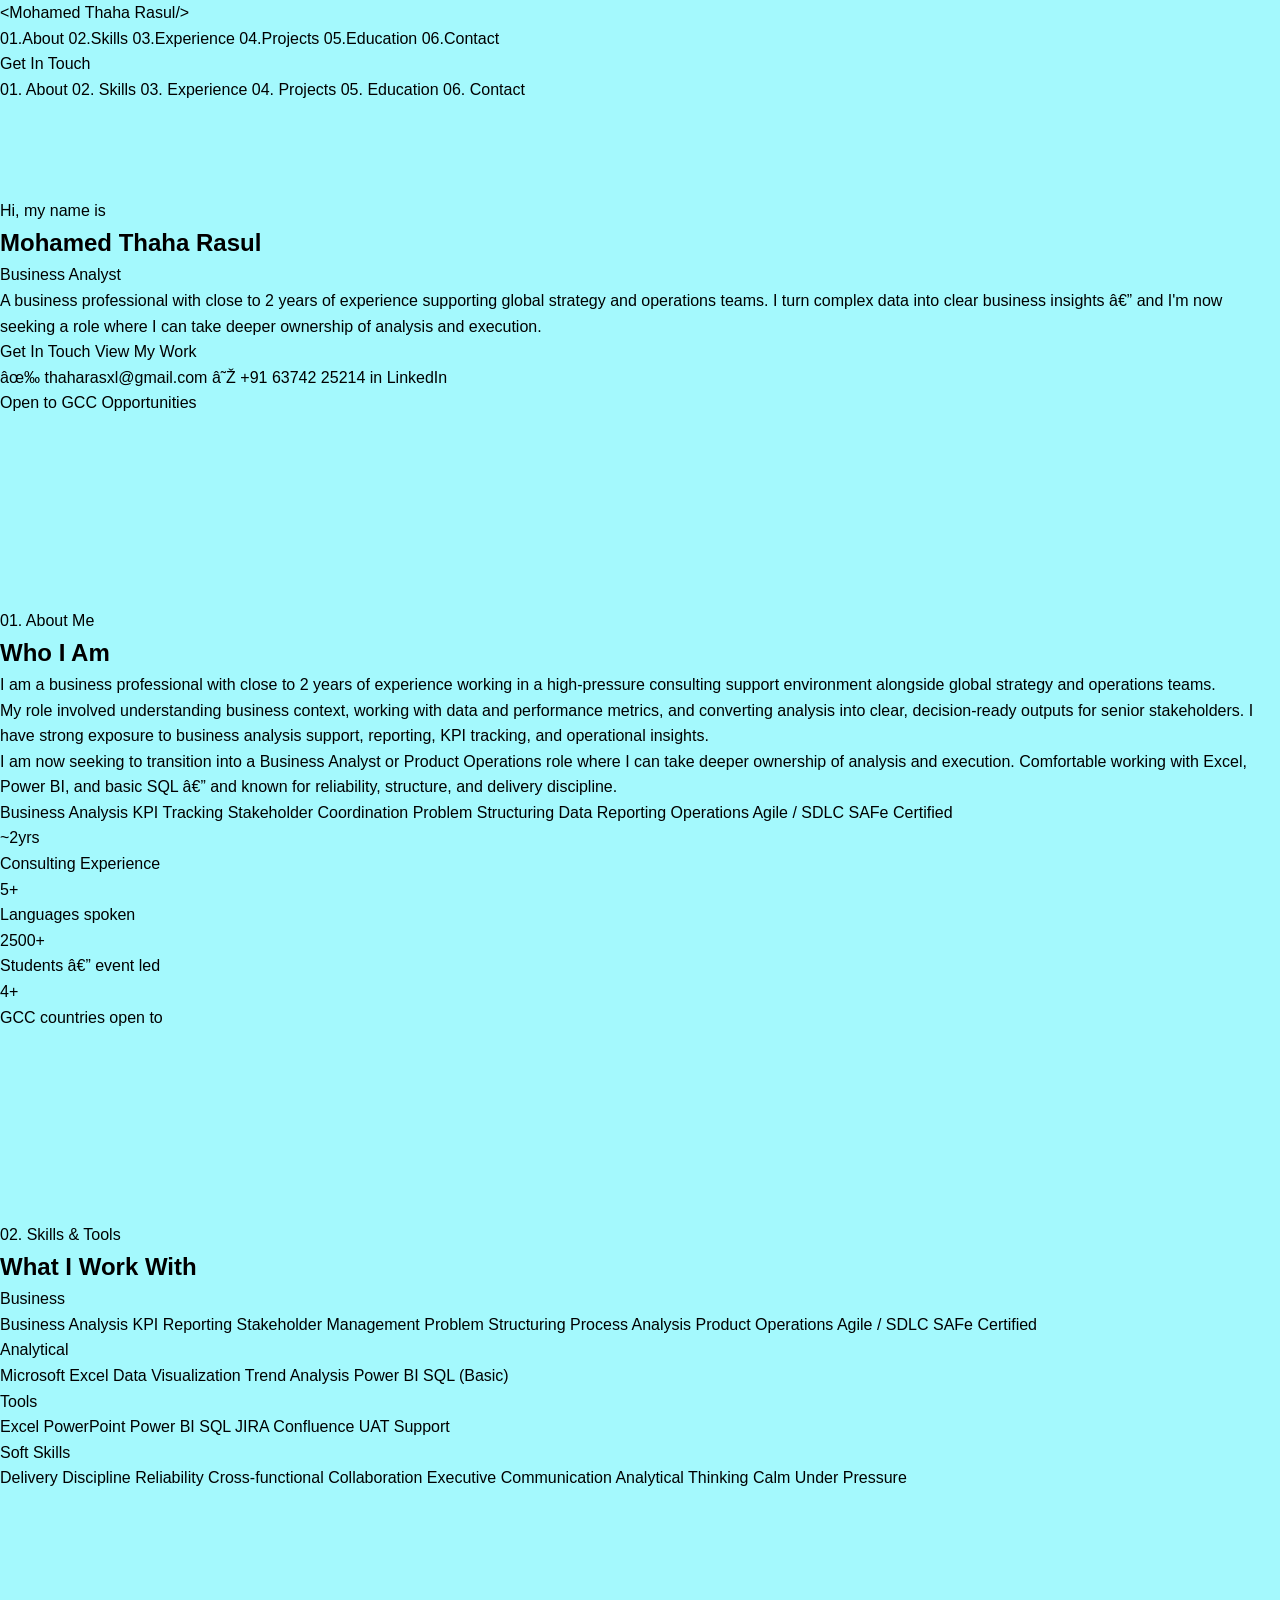
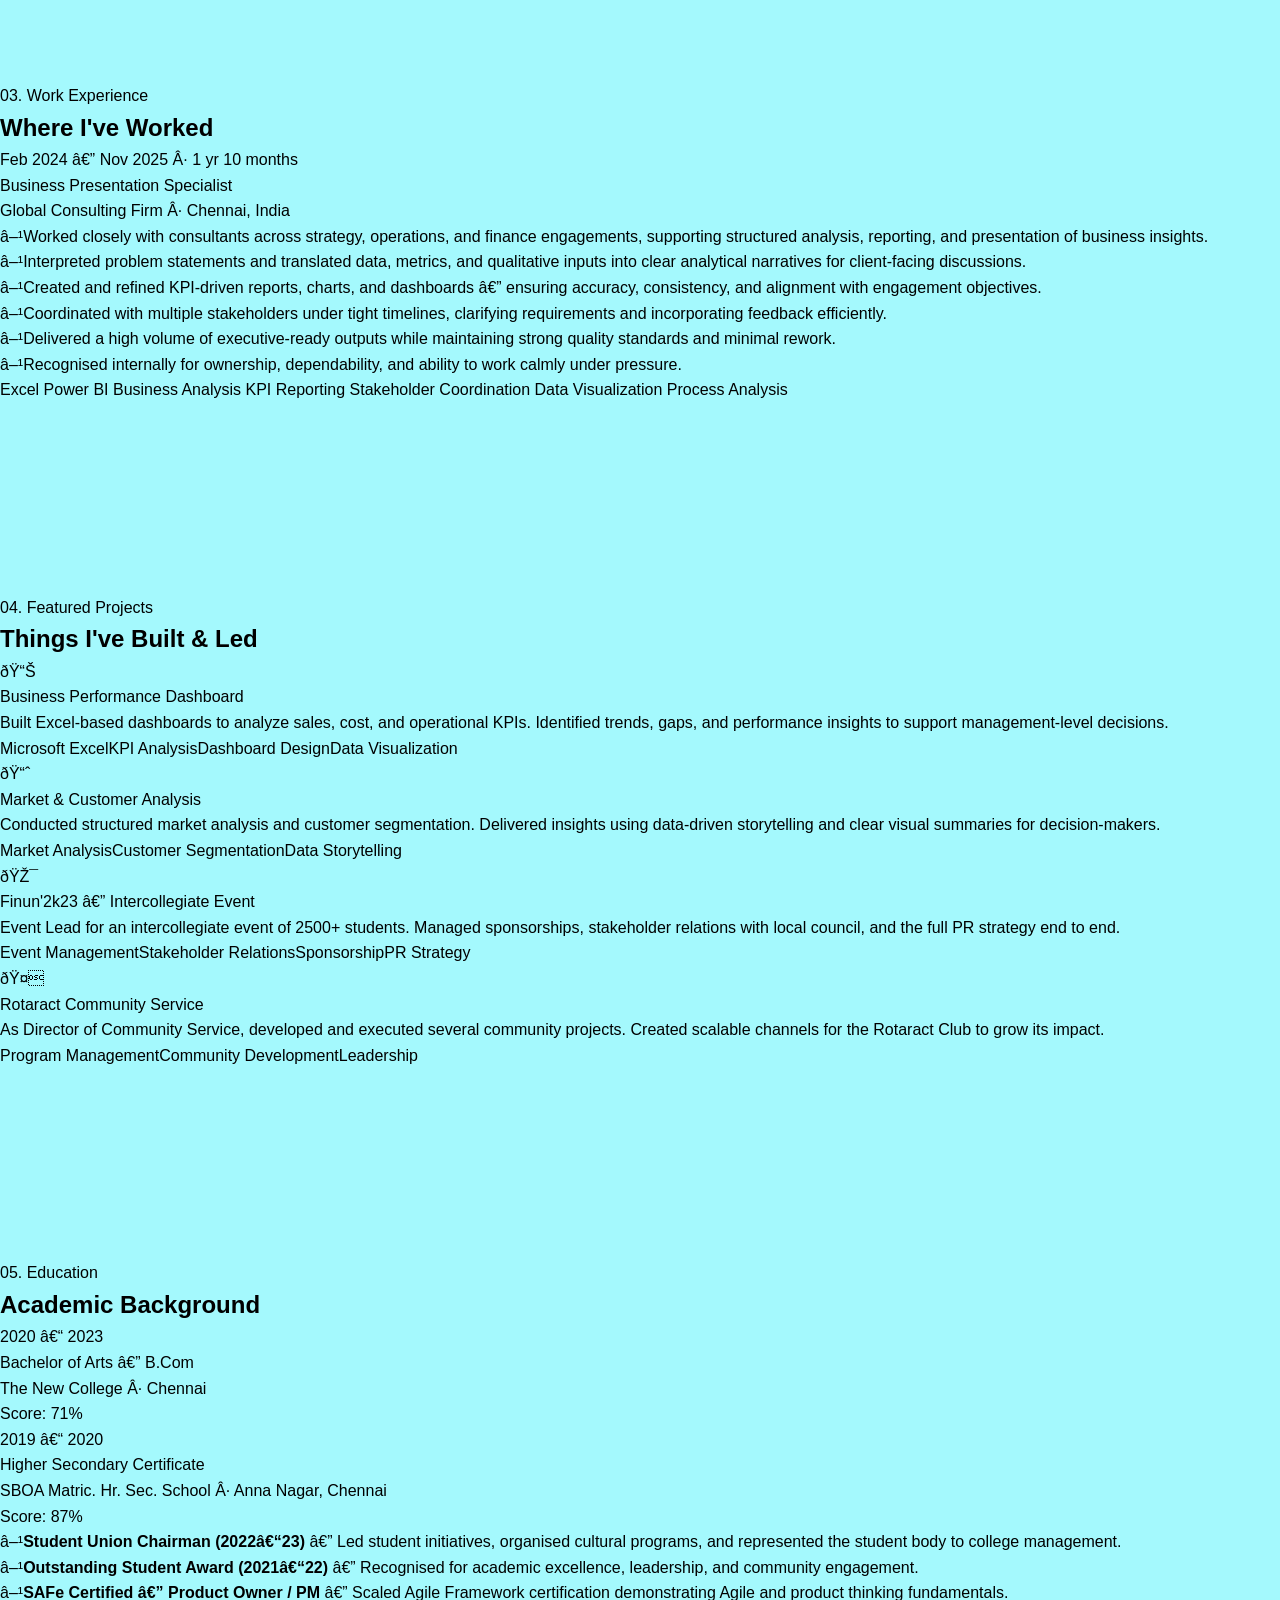
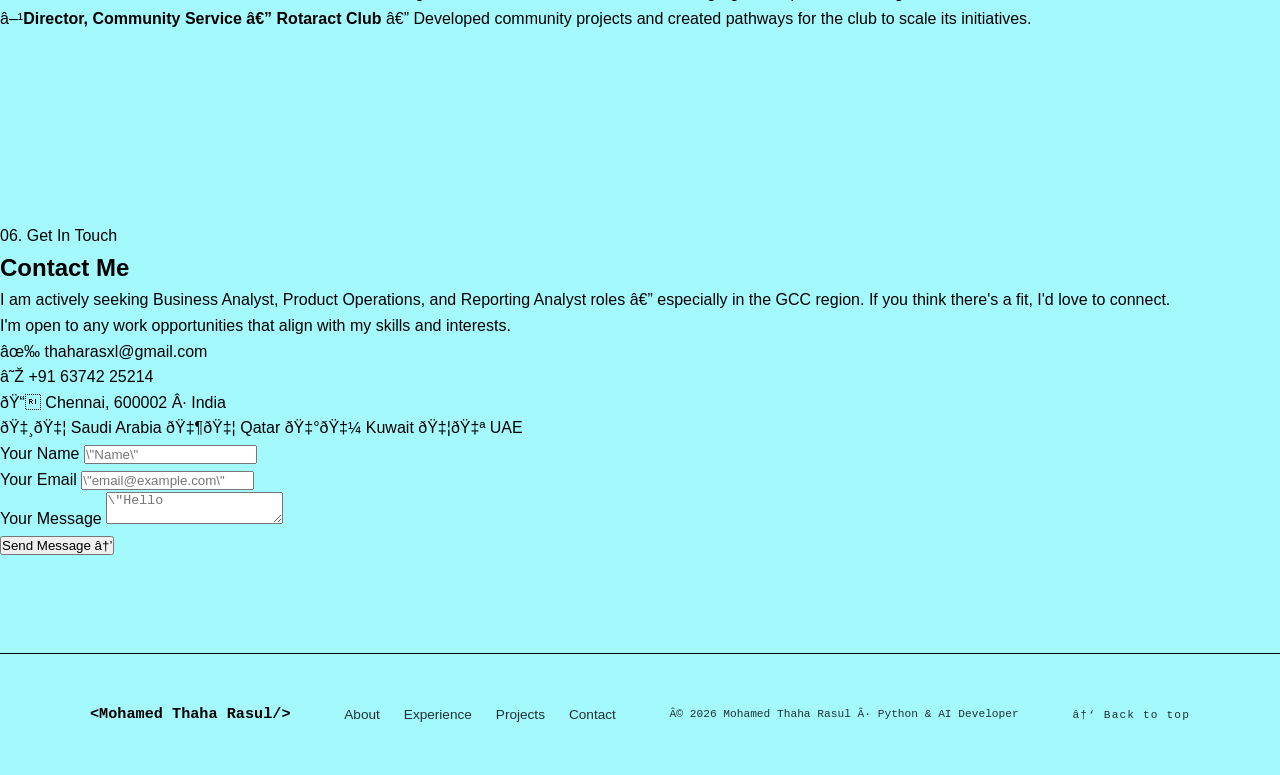
<file: old_portfolio.html>
<!DOCTYPE html>
<html lang=\"en\">
<head>
<meta charset=\"UTF-8\">
<meta name=\"viewport\" content=\"width=device-width, initial-scale=1.0\">
<title>Mohamed Thaha Rasul | Python & AI Developer</title>
<meta name=\"description\" content=\"Portfolio of Mohamed Thaha Rasul — Final-year Computer Science student and Python & AI developer.\">
<link rel=\"preconnect\" href=\"https://fonts.googleapis.com\">
<link rel=\"preconnect\" href=\"https://fonts.gstatic.com\" crossorigin>
<link href=\"https://fonts.googleapis.com/css2?family=Fira+Code:wght@400;500;600&family=Inter:wght@300;400;500;600;700&display=swap\" rel=\"stylesheet\">
<style>
:root {
  --bg:       #a4f9fd;
  --bg2:      #a4f9fd;
  --bg3:      #ffffff;
  --ink:      #000000;
  --ink2:     #000000;
  --ink3:     #000000;
  --ink4:     #000000;
  --accent:   #000000;
  --line:     rgba(0,0,0,0.15);
  --line2:    rgba(0,0,0,0.30);
  --nav-h:    70px;
  --ease:     cubic-bezier(0.25,0.46,0.45,0.94);
}

*,*::before,*::after{box-sizing:border-box;margin:0;padding:0;}
html{scroll-behavior:smooth;}
body{background:var(--bg);color:var(--ink);font-family:'Inter',sans-serif;line-height:1.6;overflow-x:hidden;}
a{color:inherit;text-decoration:none;}
ul{list-style:none;}

/* ─── SCROLLBAR ─── */
::-webkit-scrollbar{width:6px;}
::-webkit-scrollbar-track{background:var(--bg);}
::-webkit-scrollbar-thumb{background:#000;}

/* ─── NAV ─── */
#nav {
  position:fixed;top:0;left:0;right:0;z-index:1000;
  height:var(--nav-h);
  background:rgba(164,249,253,0.96);
  backdrop-filter:blur(16px);
  border-bottom:1px solid var(--line);
  display:flex;align-items:center;justify-content:space-between;
  padding:0 3.5rem;
}
.nav-logo {
  font-family:'Fira Code',monospace;
  font-size:1rem;font-weight:600;color:#000;
  letter-spacing:-0.01em;
}
.nav-logo-bracket{color:#000;opacity:0.55;}

.nav-links{display:flex;align-items:center;gap:0.25rem;}
.nav-links a {
  font-family:'Fira Code',monospace;
  font-size:0.72rem;font-weight:500;letter-spacing:0.04em;
  color:#000;opacity:0.7;padding:0.4rem 0.85rem;
  transition:opacity 0.2s;position:relative;
}
.nav-links a .nav-num{font-weight:600;margin-right:0.1em;}
.nav-links a:hover,.nav-links a.active{opacity:1;}
.nav-links a::after{
  content:'';position:absolute;bottom:0;left:0.85rem;right:0.85rem;
  height:1.5px;background:#000;
  transform:scaleX(0);transform-origin:left;
  transition:transform 0.3s var(--ease);
}
.nav-links a:hover::after,.nav-links a.active::after{transform:scaleX(1);}

.nav-btn {
  font-family:'Fira Code',monospace;font-size:0.72rem;font-weight:500;
  border:1.5px solid #000;color:#000;
  padding:0.5rem 1.2rem;letter-spacing:0.04em;
  transition:all 0.25s;background:transparent;cursor:pointer;
}
.nav-btn:hover{background:#000;color:var(--bg);}

.ham{display:none;flex-direction:column;gap:5px;cursor:pointer;width:26px;}
.ham span{display:block;height:1.5px;background:#000;transition:all 0.3s;}
.mob-nav{
  display:none;position:fixed;top:var(--nav-h);left:0;right:0;z-index:998;
  background:rgba(164,249,253,0.98);backdrop-filter:blur(18px);
  flex-direction:column;padding:1.5rem 2rem 2rem;
  border-bottom:1px solid var(--line);
}
.mob-nav a{
  font-family:'Fira Code',monospace;font-size:0.78rem;font-weight:500;
  color:#000;opacity:0.75;padding:0.85rem 0;border-bottom:1px solid var(--line);
  transition:opacity 0.2s;
}
.mob-nav a:hover{opacity:1;}
.mob-nav.open{display:flex;}

/* ─── HERO ─── */
#hero{
  min-height:100vh;display:flex;align-items:center;
  padding:calc(var(--nav-h) + 4rem) 3.5rem 5rem;
  position:relative;
}
.hero-inner{max-width:900px;}

.hero-hi{
  font-family:'Fira Code',monospace;font-size:0.95rem;font-weight:500;
  color:#000;margin-bottom:1.25rem;letter-spacing:0.06em;
  opacity:0;animation:fadeUp 0.6s var(--ease) 0.2s forwards;
}
.hero-name{
  font-size:clamp(3rem,7vw,6.5rem);font-weight:700;line-height:1.0;
  color:#000;letter-spacing:-0.02em;margin-bottom:1rem;
  opacity:0;animation:fadeUp 0.8s var(--ease) 0.4s forwards;
}
.hero-role{
  font-size:clamp(1.5rem,3.5vw,2.8rem);font-weight:600;
  color:#000;margin-bottom:2rem;
  opacity:0;animation:fadeUp 0.8s var(--ease) 0.6s forwards;
}

.hero-bio{
  font-size:1rem;line-height:1.85;color:#000;
  max-width:560px;margin-bottom:2.5rem;
  opacity:0;animation:fadeUp 0.8s var(--ease) 0.8s forwards;
}

.hero-btns{
  display:flex;gap:1rem;flex-wrap:wrap;margin-bottom:3.5rem;
  opacity:0;animation:fadeUp 0.8s var(--ease) 0.95s forwards;
}
.h-btn-solid{
  font-family:'Fira Code',monospace;font-size:0.78rem;font-weight:500;
  letter-spacing:0.06em;background:#000;color:var(--bg);
  padding:0.85rem 1.75rem;border:1.5px solid #000;
  transition:all 0.25s;cursor:pointer;
}
.h-btn-solid:hover{background:transparent;color:#000;}
.h-btn-outline{
  font-family:'Fira Code',monospace;font-size:0.78rem;font-weight:500;
  letter-spacing:0.06em;background:transparent;color:#000;
  padding:0.85rem 1.75rem;border:1.5px solid #000;
  transition:all 0.25s;cursor:pointer;
}
.h-btn-outline:hover{background:#000;color:var(--bg);}

.hero-socials{
  display:flex;gap:1.25rem;align-items:center;flex-wrap:wrap;
  opacity:0;animation:fadeUp 0.8s var(--ease) 1.1s forwards;
}
.hero-socials a{
  font-family:'Fira Code',monospace;font-size:0.7rem;letter-spacing:0.06em;
  color:#000;display:flex;align-items:center;gap:0.4rem;
  transition:opacity 0.2s;opacity:0.85;
}
.hero-socials a:hover{opacity:1;text-decoration:underline;}
.soc-icon{font-size:1rem;}

.hero-side-label{
  position:absolute;right:3.5rem;bottom:3rem;
  writing-mode:vertical-rl;
  font-family:'Fira Code',monospace;font-size:0.6rem;letter-spacing:0.18em;
  text-transform:uppercase;color:#000;
  display:flex;align-items:center;gap:0.75rem;
  opacity:0;animation:fadeIn 1s var(--ease) 1.3s forwards;
}
.hero-side-label::before{
  content:'';width:1px;height:60px;background:#000;
}

/* ─── SECTION BASE ─── */
section{padding:6rem 0;}

.wrap{max-width:1100px;margin:0 auto;padding:0 3.5rem;}

.sec-label{
  font-family:'Fira Code',monospace;font-size:0.78rem;font-weight:600;
  letter-spacing:0.06em;color:#000;margin-bottom:0.5rem;
}
.sec-title{
  font-size:clamp(1.8rem,3.5vw,2.6rem);font-weight:700;
  color:#000;margin-bottom:0.75rem;
}
.sec-line{
  width:60px;height:2px;background:#000;margin-bottom:3.5rem;
}

/* ─── REVEAL ─── */
.rv{opacity:0;transform:translateY(28px);transition:opacity 0.75s var(--ease),transform 0.75s var(--ease);}
.rv.on{opacity:1;transform:none;}
.rv-l{opacity:0;transform:translateX(-28px);transition:opacity 0.75s var(--ease),transform 0.75s var(--ease);}
.rv-l.on{opacity:1;transform:none;}
.d1{transition-delay:0.08s!important;}
.d2{transition-delay:0.16s!important;}
.d3{transition-delay:0.24s!important;}
.d4{transition-delay:0.32s!important;}
.d5{transition-delay:0.40s!important;}

/* ─── ABOUT ─── */
.about-grid{display:grid;grid-template-columns:3fr 2fr;gap:5rem;align-items:start;}
.about-text p{font-size:0.97rem;line-height:1.95;color:#000;margin-bottom:1.25rem;}
.about-tags{margin-top:1.75rem;display:flex;flex-wrap:wrap;gap:0.5rem;}
.atag{
  font-family:'Fira Code',monospace;font-size:0.65rem;font-weight:500;
  border:1px solid #000;color:#000;padding:0.3rem 0.8rem;
  background:transparent;
  transition:all 0.2s;cursor:default;
}
.atag:hover{background:#000;color:var(--bg);}

.about-stats{display:flex;flex-direction:column;gap:0;}
.astat{
  padding:1.75rem 0;border-bottom:1px solid #000;
}
.astat:first-child{border-top:1px solid #000;}
.astat-n{
  font-size:2.8rem;font-weight:700;color:#000;line-height:1;
  margin-bottom:0.25rem;
}
.astat-n span{font-weight:500;}
.astat-l{font-size:0.78rem;color:#000;opacity:0.85;}

/* ─── SKILLS (SIMPLIFIED) ─── */
.skills-groups{display:flex;flex-direction:column;gap:2.5rem;}
.sk-group-title{
  font-family:'Fira Code',monospace;font-size:0.78rem;font-weight:600;
  letter-spacing:0.06em;color:#000;margin-bottom:1rem;
  padding-bottom:0.5rem;border-bottom:1px solid var(--line);
}
.sk-chip-row{display:flex;flex-wrap:wrap;gap:0.6rem;}
.sk-chip{
  font-family:'Inter',sans-serif;font-size:0.85rem;font-weight:500;
  color:#000;background:#ffffff;
  border:1px solid #000;padding:0.5rem 1rem;
  transition:transform 0.25s var(--ease),background 0.25s var(--ease),color 0.25s var(--ease);
  cursor:default;
}
.sk-chip:hover{
  background:#000;color:var(--bg);
  transform:translateY(-2px);
}

/* ─── EXPERIENCE ─── */
.exp-timeline{position:relative;padding-left:2.5rem;}
.exp-timeline::before{
  content:'';position:absolute;left:0;top:0.5rem;bottom:0;
  width:1.5px;background:#000;
}
.exp-item{
  position:relative;margin-bottom:3rem;
}
.exp-item::before{
  content:'';position:absolute;left:-2.5rem;top:0.4rem;
  width:10px;height:10px;border-radius:50%;
  background:var(--bg);border:2px solid #000;
  transition:background 0.2s;
}
.exp-item:hover::before{background:#000;}
.exp-date{
  font-family:'Fira Code',monospace;font-size:0.68rem;letter-spacing:0.06em;
  color:#000;margin-bottom:0.4rem;font-weight:600;
}
.exp-role{font-size:1.15rem;font-weight:700;color:#000;margin-bottom:0.2rem;}
.exp-co{font-size:0.88rem;color:#000;opacity:0.85;margin-bottom:1rem;}
.exp-pts{display:flex;flex-direction:column;gap:0.5rem;margin-bottom:1.25rem;}
.exp-pt{
  display:flex;gap:0.6rem;font-size:0.88rem;color:#000;line-height:1.7;
}
.ep-arr{color:#000;flex-shrink:0;margin-top:0.15rem;font-weight:600;}
.exp-chips{display:flex;flex-wrap:wrap;gap:0.4rem;}
.chip{
  font-family:'Fira Code',monospace;font-size:0.62rem;
  color:#000;background:#ffffff;
  border:1px solid #000;padding:0.22rem 0.65rem;
}

/* ─── PROJECTS ─── */
.proj-grid{display:grid;grid-template-columns:repeat(2,1fr);gap:1.25rem;}
.proj-card{
  background:#ffffff;border:1px solid #000;
  padding:1.75rem;
  transition:transform 0.3s var(--ease),box-shadow 0.3s var(--ease);
  position:relative;overflow:hidden;
}
.proj-card:hover{
  transform:translateY(-4px);
  box-shadow:6px 6px 0 0 #000;
}
.proj-top{display:flex;justify-content:space-between;align-items:flex-start;margin-bottom:1rem;}
.proj-folder{font-size:1.5rem;}
.proj-title{font-size:1.05rem;font-weight:700;color:#000;margin-bottom:0.75rem;}
.proj-desc{font-size:0.85rem;color:#000;line-height:1.75;margin-bottom:1.25rem;}
.proj-tags{display:flex;flex-wrap:wrap;gap:0.4rem;}
.ptag{font-family:'Fira Code',monospace;font-size:0.62rem;color:#000;opacity:0.85;}
.ptag::after{content:'·';margin-left:0.4rem;opacity:0.5;}
.ptag:last-child::after{display:none;}

/* ─── EDUCATION ─── */
.edu-grid{display:grid;grid-template-columns:repeat(2,1fr);gap:1.5rem;margin-bottom:2.5rem;}
.edu-card{
  background:#ffffff;border:1px solid #000;
  padding:2rem;transition:transform 0.25s var(--ease),box-shadow 0.25s var(--ease);
}
.edu-card:hover{transform:translateY(-3px);box-shadow:5px 5px 0 0 #000;}
.edu-year{font-family:'Fira Code',monospace;font-size:0.7rem;color:#000;font-weight:600;margin-bottom:0.5rem;letter-spacing:0.06em;}
.edu-deg{font-size:1.05rem;font-weight:700;color:#000;margin-bottom:0.25rem;}
.edu-inst{font-size:0.85rem;color:#000;opacity:0.85;margin-bottom:0.75rem;}
.edu-score{font-family:'Fira Code',monospace;font-size:0.7rem;color:#000;font-weight:600;}

.ach-list{display:flex;flex-direction:column;gap:0.6rem;}
.ach-item{
  display:flex;gap:0.7rem;align-items:flex-start;
  font-size:0.88rem;color:#000;line-height:1.7;
  padding:1rem 1.25rem;
  background:#ffffff;border:1px solid #000;
  transition:transform 0.2s var(--ease);
}
.ach-item:hover{transform:translateX(4px);}
.ach-arr{color:#000;flex-shrink:0;margin-top:0.1rem;font-weight:600;}

/* ─── CONTACT ─── */
.contact-grid{display:grid;grid-template-columns:1fr 1fr;gap:5rem;align-items:start;}
.contact-text p{font-size:0.97rem;color:#000;line-height:1.9;margin-bottom:1.5rem;}
.contact-info{display:flex;flex-direction:column;gap:1rem;margin-bottom:2rem;}
.ci-row{display:flex;gap:0.75rem;align-items:center;font-size:0.9rem;color:#000;}
.ci-icon{font-size:1rem;width:20px;text-align:center;}
.geo-tags{display:flex;flex-wrap:wrap;gap:0.5rem;margin-top:1.5rem;}
.geo{font-family:'Fira Code',monospace;font-size:0.7rem;border:1px solid #000;background:#ffffff;color:#000;padding:0.3rem 0.7rem;}

.contact-form{display:flex;flex-direction:column;gap:1rem;}
.cf-group{display:flex;flex-direction:column;gap:0.4rem;}
.cf-label{font-family:'Fira Code',monospace;font-size:0.7rem;letter-spacing:0.08em;color:#000;font-weight:600;}
.cf-input,.cf-textarea{
  background:#ffffff;border:1px solid #000;
  color:#000;font-family:'Inter',sans-serif;font-size:0.9rem;
  padding:0.8rem 1rem;transition:box-shadow 0.2s;outline:none;
  width:100%;
}
.cf-input:focus,.cf-textarea:focus{box-shadow:3px 3px 0 0 #000;}
.cf-textarea{min-height:120px;resize:vertical;}
.cf-btn{
  font-family:'Fira Code',monospace;font-size:0.78rem;font-weight:500;
  letter-spacing:0.06em;background:#000;color:var(--bg);
  padding:0.9rem 2rem;border:1.5px solid #000;cursor:pointer;
  transition:all 0.25s;align-self:flex-start;
}
.cf-btn:hover{background:transparent;color:#000;}

/* ─── FOOTER ─── */
footer{
  background:var(--bg);border-top:1px solid #000;
  padding:3rem 3.5rem;
}
.ft-inner{max-width:1100px;margin:0 auto;display:flex;justify-content:space-between;align-items:center;flex-wrap:wrap;gap:1.5rem;}
.ft-logo{font-family:'Fira Code',monospace;font-size:0.95rem;font-weight:600;color:#000;}
.ft-links{display:flex;gap:1.5rem;}
.ft-links a{font-size:0.85rem;color:#000;opacity:0.8;transition:opacity 0.2s;}
.ft-links a:hover{opacity:1;text-decoration:underline;}
.ft-copy{font-family:'Fira Code',monospace;font-size:0.7rem;color:#000;opacity:0.8;}
.ft-back{background:none;border:none;cursor:pointer;font-family:'Fira Code',monospace;font-size:0.7rem;letter-spacing:0.1em;color:#000;opacity:0.8;transition:opacity 0.2s;}
.ft-back:hover{opacity:1;text-decoration:underline;}

/* ─── KEYFRAMES ─── */
@keyframes fadeUp{from{opacity:0;transform:translateY(20px);}to{opacity:1;transform:none;}}
@keyframes fadeIn{from{opacity:0;}to{opacity:1;}}

/* ─── RESPONSIVE ─── */
@media(max-width:1024px){
  .about-grid{grid-template-columns:1fr;gap:3rem;}
  .contact-grid{grid-template-columns:1fr;gap:3rem;}
}
@media(max-width:768px){
  #nav{padding:0 1.5rem;}
  .nav-links,.nav-btn{display:none;}
  .ham{display:flex;}
  .wrap{padding:0 1.5rem;}
  #hero{padding:calc(var(--nav-h) + 3rem) 1.5rem 4rem;}
  .hero-side-label{display:none;}
  .proj-grid{grid-template-columns:1fr;}
  .edu-grid{grid-template-columns:1fr;}
  section{padding:4rem 0;}
  .ft-inner{flex-direction:column;align-items:flex-start;}
}
@media(prefers-reduced-motion:reduce){*,*::before,*::after{animation-duration:0.01ms!important;transition-duration:0.01ms!important;}}
</style>
</head>
<body>

<!-- NAV -->
<nav id=\"nav\">
  <div class=\"nav-logo\">
    <span class=\"nav-logo-bracket\">&lt;</span>Mohamed Thaha Rasul<span class=\"nav-logo-bracket\">/&gt;</span>
  </div>
  <div class=\"nav-links\" id=\"navLinks\">
    <a href=\"#about\" data-s=\"about\"><span class=\"nav-num\">01.</span>About</a>
    <a href=\"#skills\" data-s=\"skills\"><span class=\"nav-num\">02.</span>Skills</a>
    <a href=\"#experience\" data-s=\"experience\"><span class=\"nav-num\">03.</span>Experience</a>
    <a href=\"#projects\" data-s=\"projects\"><span class=\"nav-num\">04.</span>Projects</a>
    <a href=\"#education\" data-s=\"education\"><span class=\"nav-num\">05.</span>Education</a>
    <a href=\"#contact\" data-s=\"contact\"><span class=\"nav-num\">06.</span>Contact</a>
  </div>
  <a href=\"mailto:thaharasxl@gmail.com\" class=\"nav-btn\">Get In Touch</a>
  <div class=\"ham\" id=\"ham\"><span></span><span></span><span></span></div>
</nav>
<div class=\"mob-nav\" id=\"mob\">
  <a href=\"#about\">01. About</a>
  <a href=\"#skills\">02. Skills</a>
  <a href=\"#experience\">03. Experience</a>
  <a href=\"#projects\">04. Projects</a>
  <a href=\"#education\">05. Education</a>
  <a href=\"#contact\">06. Contact</a>
</div>

<!-- HERO -->
<section id=\"hero\">
  <div class=\"hero-inner\">
    <div class=\"hero-hi\">Hi, my name is</div>
    <h1 class=\"hero-name\">Mohamed Thaha Rasul</h1>
    <div class=\"hero-role\">Business Analyst</div>
    <p class=\"hero-bio\">A business professional with close to 2 years of experience supporting global strategy and operations teams. I turn complex data into clear business insights — and I'm now seeking a role where I can take deeper ownership of analysis and execution.</p>
    <div class=\"hero-btns\">
      <a href=\"#contact\" class=\"h-btn-solid\">Get In Touch</a>
      <a href=\"#experience\" class=\"h-btn-outline\">View My Work</a>
    </div>
    <div class=\"hero-socials\">
      <a href=\"mailto:thaharasxl@gmail.com\"><span class=\"soc-icon\">✉</span> thaharasxl@gmail.com</a>
      <a href=\"tel:+916374225214\"><span class=\"soc-icon\">☎</span> +91 63742 25214</a>
      <a href=\"https://linkedin.com\" target=\"_blank\" rel=\"noopener\"><span class=\"soc-icon\">in</span> LinkedIn</a>
    </div>
  </div>
  <div class=\"hero-side-label\">Open to GCC Opportunities</div>
</section>

<!-- ABOUT -->
<section id=\"about\">
  <div class=\"wrap\">
    <div class=\"sec-label rv\">01. About Me</div>
    <h2 class=\"sec-title rv\">Who I Am</h2>
    <div class=\"sec-line rv\"></div>
    <div class=\"about-grid\">
      <div class=\"about-text rv\">
        <p>I am a business professional with close to 2 years of experience working in a high-pressure consulting support environment alongside global strategy and operations teams.</p>
        <p>My role involved understanding business context, working with data and performance metrics, and converting analysis into clear, decision-ready outputs for senior stakeholders. I have strong exposure to business analysis support, reporting, KPI tracking, and operational insights.</p>
        <p>I am now seeking to transition into a Business Analyst or Product Operations role where I can take deeper ownership of analysis and execution. Comfortable working with Excel, Power BI, and basic SQL — and known for reliability, structure, and delivery discipline.</p>
        <div class=\"about-tags\">
          <span class=\"atag\">Business Analysis</span>
          <span class=\"atag\">KPI Tracking</span>
          <span class=\"atag\">Stakeholder Coordination</span>
          <span class=\"atag\">Problem Structuring</span>
          <span class=\"atag\">Data Reporting</span>
          <span class=\"atag\">Operations</span>
          <span class=\"atag\">Agile / SDLC</span>
          <span class=\"atag\">SAFe Certified</span>
        </div>
      </div>
      <div class=\"about-stats rv d2\">
        <div class=\"astat\"><div class=\"astat-n\">~2<span>yrs</span></div><div class=\"astat-l\">Consulting Experience</div></div>
        <div class=\"astat\"><div class=\"astat-n\">5<span>+</span></div><div class=\"astat-l\">Languages spoken</div></div>
        <div class=\"astat\"><div class=\"astat-n\">2500<span>+</span></div><div class=\"astat-l\">Students — event led</div></div>
        <div class=\"astat\"><div class=\"astat-n\">4<span>+</span></div><div class=\"astat-l\">GCC countries open to</div></div>
      </div>
    </div>
  </div>
</section>

<!-- SKILLS (SIMPLIFIED) -->
<section id=\"skills\">
  <div class=\"wrap\">
    <div class=\"sec-label rv\">02. Skills &amp; Tools</div>
    <h2 class=\"sec-title rv\">What I Work With</h2>
    <div class=\"sec-line rv\"></div>
    <div class=\"skills-groups\">
      <div class=\"rv\">
        <div class=\"sk-group-title\">Business</div>
        <div class=\"sk-chip-row\">
          <span class=\"sk-chip\">Business Analysis</span>
          <span class=\"sk-chip\">KPI Reporting</span>
          <span class=\"sk-chip\">Stakeholder Management</span>
          <span class=\"sk-chip\">Problem Structuring</span>
          <span class=\"sk-chip\">Process Analysis</span>
          <span class=\"sk-chip\">Product Operations</span>
          <span class=\"sk-chip\">Agile / SDLC</span>
          <span class=\"sk-chip\">SAFe Certified</span>
        </div>
      </div>
      <div class=\"rv\">
        <div class=\"sk-group-title\">Analytical</div>
        <div class=\"sk-chip-row\">
          <span class=\"sk-chip\">Microsoft Excel</span>
          <span class=\"sk-chip\">Data Visualization</span>
          <span class=\"sk-chip\">Trend Analysis</span>
          <span class=\"sk-chip\">Power BI</span>
          <span class=\"sk-chip\">SQL (Basic)</span>
        </div>
      </div>
      <div class=\"rv\">
        <div class=\"sk-group-title\">Tools</div>
        <div class=\"sk-chip-row\">
          <span class=\"sk-chip\">Excel</span>
          <span class=\"sk-chip\">PowerPoint</span>
          <span class=\"sk-chip\">Power BI</span>
          <span class=\"sk-chip\">SQL</span>
          <span class=\"sk-chip\">JIRA</span>
          <span class=\"sk-chip\">Confluence</span>
          <span class=\"sk-chip\">UAT Support</span>
        </div>
      </div>
      <div class=\"rv\">
        <div class=\"sk-group-title\">Soft Skills</div>
        <div class=\"sk-chip-row\">
          <span class=\"sk-chip\">Delivery Discipline</span>
          <span class=\"sk-chip\">Reliability</span>
          <span class=\"sk-chip\">Cross-functional Collaboration</span>
          <span class=\"sk-chip\">Executive Communication</span>
          <span class=\"sk-chip\">Analytical Thinking</span>
          <span class=\"sk-chip\">Calm Under Pressure</span>
        </div>
      </div>
    </div>
  </div>
</section>

<!-- EXPERIENCE -->
<section id=\"experience\">
  <div class=\"wrap\">
    <div class=\"sec-label rv\">03. Work Experience</div>
    <h2 class=\"sec-title rv\">Where I've Worked</h2>
    <div class=\"sec-line rv\"></div>
    <div class=\"exp-timeline\">
      <div class=\"exp-item rv\">
        <div class=\"exp-date\">Feb 2024 — Nov 2025 · 1 yr 10 months</div>
        <div class=\"exp-role\">Business Presentation Specialist</div>
        <div class=\"exp-co\">Global Consulting Firm · Chennai, India</div>
        <div class=\"exp-pts\">
          <div class=\"exp-pt\"><span class=\"ep-arr\">▹</span><span>Worked closely with consultants across strategy, operations, and finance engagements, supporting structured analysis, reporting, and presentation of business insights.</span></div>
          <div class=\"exp-pt\"><span class=\"ep-arr\">▹</span><span>Interpreted problem statements and translated data, metrics, and qualitative inputs into clear analytical narratives for client-facing discussions.</span></div>
          <div class=\"exp-pt\"><span class=\"ep-arr\">▹</span><span>Created and refined KPI-driven reports, charts, and dashboards — ensuring accuracy, consistency, and alignment with engagement objectives.</span></div>
          <div class=\"exp-pt\"><span class=\"ep-arr\">▹</span><span>Coordinated with multiple stakeholders under tight timelines, clarifying requirements and incorporating feedback efficiently.</span></div>
          <div class=\"exp-pt\"><span class=\"ep-arr\">▹</span><span>Delivered a high volume of executive-ready outputs while maintaining strong quality standards and minimal rework.</span></div>
          <div class=\"exp-pt\"><span class=\"ep-arr\">▹</span><span>Recognised internally for ownership, dependability, and ability to work calmly under pressure.</span></div>
        </div>
        <div class=\"exp-chips\">
          <span class=\"chip\">Excel</span>
          <span class=\"chip\">Power BI</span>
          <span class=\"chip\">Business Analysis</span>
          <span class=\"chip\">KPI Reporting</span>
          <span class=\"chip\">Stakeholder Coordination</span>
          <span class=\"chip\">Data Visualization</span>
          <span class=\"chip\">Process Analysis</span>
        </div>
      </div>
    </div>
  </div>
</section>

<!-- PROJECTS -->
<section id=\"projects\">
  <div class=\"wrap\">
    <div class=\"sec-label rv\">04. Featured Projects</div>
    <h2 class=\"sec-title rv\">Things I've Built &amp; Led</h2>
    <div class=\"sec-line rv\"></div>
    <div class=\"proj-grid\">
      <div class=\"proj-card rv d1\">
        <div class=\"proj-top\"><div class=\"proj-folder\">📊</div></div>
        <div class=\"proj-title\">Business Performance Dashboard</div>
        <p class=\"proj-desc\">Built Excel-based dashboards to analyze sales, cost, and operational KPIs. Identified trends, gaps, and performance insights to support management-level decisions.</p>
        <div class=\"proj-tags\"><span class=\"ptag\">Microsoft Excel</span><span class=\"ptag\">KPI Analysis</span><span class=\"ptag\">Dashboard Design</span><span class=\"ptag\">Data Visualization</span></div>
      </div>
      <div class=\"proj-card rv d2\">
        <div class=\"proj-top\"><div class=\"proj-folder\">📈</div></div>
        <div class=\"proj-title\">Market &amp; Customer Analysis</div>
        <p class=\"proj-desc\">Conducted structured market analysis and customer segmentation. Delivered insights using data-driven storytelling and clear visual summaries for decision-makers.</p>
        <div class=\"proj-tags\"><span class=\"ptag\">Market Analysis</span><span class=\"ptag\">Customer Segmentation</span><span class=\"ptag\">Data Storytelling</span></div>
      </div>
      <div class=\"proj-card rv d3\">
        <div class=\"proj-top\"><div class=\"proj-folder\">🎯</div></div>
        <div class=\"proj-title\">Finun'2k23 — Intercollegiate Event</div>
        <p class=\"proj-desc\">Event Lead for an intercollegiate event of 2500+ students. Managed sponsorships, stakeholder relations with local council, and the full PR strategy end to end.</p>
        <div class=\"proj-tags\"><span class=\"ptag\">Event Management</span><span class=\"ptag\">Stakeholder Relations</span><span class=\"ptag\">Sponsorship</span><span class=\"ptag\">PR Strategy</span></div>
      </div>
      <div class=\"proj-card rv d4\">
        <div class=\"proj-top\"><div class=\"proj-folder\">🤝</div></div>
        <div class=\"proj-title\">Rotaract Community Service</div>
        <p class=\"proj-desc\">As Director of Community Service, developed and executed several community projects. Created scalable channels for the Rotaract Club to grow its impact.</p>
        <div class=\"proj-tags\"><span class=\"ptag\">Program Management</span><span class=\"ptag\">Community Development</span><span class=\"ptag\">Leadership</span></div>
      </div>
    </div>
  </div>
</section>

<!-- EDUCATION -->
<section id=\"education\">
  <div class=\"wrap\">
    <div class=\"sec-label rv\">05. Education</div>
    <h2 class=\"sec-title rv\">Academic Background</h2>
    <div class=\"sec-line rv\"></div>
    <div class=\"edu-grid\">
      <div class=\"edu-card rv d1\">
        <div class=\"edu-year\">2020 – 2023</div>
        <div class=\"edu-deg\">Bachelor of Arts — B.Com</div>
        <div class=\"edu-inst\">The New College · Chennai</div>
        <div class=\"edu-score\">Score: 71%</div>
      </div>
      <div class=\"edu-card rv d2\">
        <div class=\"edu-year\">2019 – 2020</div>
        <div class=\"edu-deg\">Higher Secondary Certificate</div>
        <div class=\"edu-inst\">SBOA Matric. Hr. Sec. School · Anna Nagar, Chennai</div>
        <div class=\"edu-score\">Score: 87%</div>
      </div>
    </div>
    <div class=\"ach-list rv\">
      <div class=\"ach-item\"><span class=\"ach-arr\">▹</span><span><strong>Student Union Chairman (2022–23)</strong> — Led student initiatives, organised cultural programs, and represented the student body to college management.</span></div>
      <div class=\"ach-item\"><span class=\"ach-arr\">▹</span><span><strong>Outstanding Student Award (2021–22)</strong> — Recognised for academic excellence, leadership, and community engagement.</span></div>
      <div class=\"ach-item\"><span class=\"ach-arr\">▹</span><span><strong>SAFe Certified — Product Owner / PM</strong> — Scaled Agile Framework certification demonstrating Agile and product thinking fundamentals.</span></div>
      <div class=\"ach-item\"><span class=\"ach-arr\">▹</span><span><strong>Director, Community Service — Rotaract Club</strong> — Developed community projects and created pathways for the club to scale its initiatives.</span></div>
    </div>
  </div>
</section>

<!-- CONTACT -->
<section id=\"contact\">
  <div class=\"wrap\">
    <div class=\"sec-label rv\">06. Get In Touch</div>
    <h2 class=\"sec-title rv\">Contact Me</h2>
    <div class=\"sec-line rv\"></div>
    <div class=\"contact-grid\">
      <div class=\"rv-l\">
        <div class=\"contact-text\">
          <p>I am actively seeking Business Analyst, Product Operations, and Reporting Analyst roles — especially in the GCC region. If you think there's a fit, I'd love to connect.</p>
          <p>I'm open to any work opportunities that align with my skills and interests.</p>
        </div>
        <div class=\"contact-info\">
          <div class=\"ci-row\"><span class=\"ci-icon\">✉</span> thaharasxl@gmail.com</div>
          <div class=\"ci-row\"><span class=\"ci-icon\">☎</span> +91 63742 25214</div>
          <div class=\"ci-row\"><span class=\"ci-icon\">📍</span> Chennai, 600002 · India</div>
        </div>
        <div class=\"geo-tags\">
          <span class=\"geo\">🇸🇦 Saudi Arabia</span>
          <span class=\"geo\">🇶🇦 Qatar</span>
          <span class=\"geo\">🇰🇼 Kuwait</span>
          <span class=\"geo\">🇦🇪 UAE</span>
        </div>
      </div>
      <div class=\"contact-form rv d2\">
        <div class=\"cf-group\">
          <label class=\"cf-label\">Your Name</label>
          <input class=\"cf-input\" type=\"text\" placeholder=\"Name\">
        </div>
        <div class=\"cf-group\">
          <label class=\"cf-label\">Your Email</label>
          <input class=\"cf-input\" type=\"email\" placeholder=\"email@example.com\">
        </div>
        <div class=\"cf-group\">
          <label class=\"cf-label\">Your Message</label>
          <textarea class=\"cf-textarea\" placeholder=\"Hello Mohammed...\"></textarea>
        </div>
        <button class=\"cf-btn\" onclick=\"alert('Thank you! Message noted — please also reach out directly at thaharasxl@gmail.com')\">Send Message →</button>
      </div>
    </div>
  </div>
</section>

<!-- FOOTER -->
<footer>
  <div class="ft-inner">
    <div class="ft-logo">&lt;Mohamed Thaha Rasul/&gt;</div>
    <div class="ft-links">
      <a href="#about">About</a>
      <a href="#experience">Experience</a>
      <a href="#projects">Projects</a>
      <a href="#contact">Contact</a>
    </div>
    <div class="ft-copy">© 2026 Mohamed Thaha Rasul · Python &amp; AI Developer</div>
    <button class="ft-back" onclick="window.scrollTo({top:0,behavior:'smooth'})">↑ Back to top</button>
  </div>
</footer>

<script>
// Hamburger
const ham=document.getElementById('ham'),mob=document.getElementById('mob');
ham.addEventListener('click',()=>mob.classList.toggle('open'));
mob.querySelectorAll('a').forEach(a=>a.addEventListener('click',()=>mob.classList.remove('open')));

// Active nav on scroll
const secs=[...document.querySelectorAll('section[id]')];
const navAs=[...document.querySelectorAll('#navLinks a[data-s]')];
const io=new IntersectionObserver(entries=>{
  entries.forEach(e=>{if(e.isIntersecting)navAs.forEach(a=>a.classList.toggle('active',a.dataset.s===e.target.id));});
},{threshold:0.25});
secs.forEach(s=>io.observe(s));

// Reveal on scroll
const rvEls=document.querySelectorAll('.rv,.rv-l');
const rvo=new IntersectionObserver(entries=>{
  entries.forEach(e=>{if(e.isIntersecting){e.target.classList.add('on');rvo.unobserve(e.target);}});
},{threshold:0.07,rootMargin:'0px 0px -40px 0px'});
rvEls.forEach(el=>rvo.observe(el));

// Smooth anchor scroll
document.querySelectorAll('a[href^=\"#\"]').forEach(a=>{
  a.addEventListener('click',e=>{
    const t=document.querySelector(a.getAttribute('href'));
    if(t){e.preventDefault();window.scrollTo({top:t.getBoundingClientRect().top+scrollY-70,behavior:'smooth'});}
  });
});
</script>
</body>
</html>
</file>
<file: css/variables.css>
/* ============================================================
  Design Tokens — Mohamed Thaha Rasul Portfolio
   ============================================================ */

:root {
  /* Color palette */
  --color-bg:           #a4f9fd;
  --color-bg-soft:      rgba(164, 249, 253, 0.88);
  --color-surface:      #ffffff;
  --color-text:         #000000;
  --color-text-muted:   rgba(0, 0, 0, 0.72);
  --color-text-subtle:  rgba(0, 0, 0, 0.55);
  --color-accent:       #000000;
  --color-border:       rgba(0, 0, 0, 0.15);
  --color-border-strong:rgba(0, 0, 0, 0.3);

  /* Shadows — soft modern, no gradients */
  --shadow-sm:          0 2px 8px rgba(0, 0, 0, 0.06);
  --shadow-md:          0 8px 24px rgba(0, 0, 0, 0.08);
  --shadow-lg:          0 16px 40px rgba(0, 0, 0, 0.1);
  --shadow-card:        0 4px 20px rgba(0, 0, 0, 0.07);
  --shadow-card-hover:  0 12px 32px rgba(0, 0, 0, 0.12);
  --shadow-focus:       0 0 0 3px rgba(0, 0, 0, 0.15);

  /* Typography */
  --font-sans:          'Inter', system-ui, -apple-system, sans-serif;
  --font-mono:          'Fira Code', 'Consolas', monospace;

  /* Spacing scale */
  --space-xs:           0.5rem;
  --space-sm:           1rem;
  --space-md:           1.5rem;
  --space-lg:           2.5rem;
  --space-xl:           4rem;
  --space-2xl:          6rem;
  --space-3xl:          8rem;

  /* Layout */
  --nav-height:         72px;
  --max-width:          1140px;
  --max-width-narrow:   900px;
  --section-padding:    var(--space-2xl) 0;

  /* Radius */
  --radius-sm:          6px;
  --radius-md:          12px;
  --radius-lg:          20px;
  --radius-full:        9999px;

  /* Motion */
  --ease-out:           cubic-bezier(0.25, 0.46, 0.45, 0.94);
  --ease-spring:        cubic-bezier(0.34, 1.56, 0.64, 1);
  --duration-fast:      0.2s;
  --duration-base:      0.35s;
  --duration-slow:      0.6s;

  /* Z-index */
  --z-nav:              1000;
  --z-mobile-nav:       998;
  --z-scroll-top:       900;
}
</file>
<file: css/style.css>
/* ============================================================
   Base & Reset
   ============================================================ */

*,
*::before,
*::after {
  box-sizing: border-box;
  margin: 0;
  padding: 0;
}

html {
  scroll-behavior: smooth;
  scroll-padding-top: var(--nav-height);
}

body {
  background: var(--color-bg);
  color: var(--color-text);
  font-family: var(--font-sans);
  font-size: 16px;
  line-height: 1.65;
  overflow-x: hidden;
  -webkit-font-smoothing: antialiased;
}

img {
  max-width: 100%;
  height: auto;
  display: block;
}

a {
  color: inherit;
  text-decoration: none;
}

ul {
  list-style: none;
}

button {
  font-family: inherit;
  cursor: pointer;
  border: none;
  background: none;
}

input,
textarea {
  font-family: inherit;
}

::selection {
  background: var(--color-accent);
  color: var(--color-bg);
}

::-webkit-scrollbar {
  width: 6px;
}

::-webkit-scrollbar-track {
  background: var(--color-bg);
}

::-webkit-scrollbar-thumb {
  background: var(--color-accent);
  border-radius: var(--radius-full);
}

.skip-link {
  position: absolute;
  top: -100%;
  left: var(--space-md);
  z-index: 9999;
  padding: 0.75rem 1.25rem;
  background: var(--color-accent);
  color: var(--color-bg);
  font-family: var(--font-mono);
  font-size: 0.8rem;
  border-radius: var(--radius-sm);
  transition: top var(--duration-fast);
}

.skip-link:focus {
  top: var(--space-sm);
}

.container {
  width: 100%;
  max-width: var(--max-width);
  margin: 0 auto;
  padding: 0 clamp(1.25rem, 4vw, 3.5rem);
}

.section {
  padding: var(--section-padding);
}

.section-label {
  font-family: var(--font-mono);
  font-size: 0.95rem;
  font-weight: 800;
  text-transform: uppercase;
  letter-spacing: 0.08em;
  color: var(--color-text);
  margin-bottom: var(--space-xs);
}

.section-title {
  font-size: clamp(1.8rem, 3.2vw, 2.4rem);
  font-weight: 700;
  text-transform: none;
  letter-spacing: -0.02em;
  line-height: 1.15;
  color: var(--color-text);
  margin-bottom: var(--space-sm);
}

/* Languages section styles */
.languages__grid {
  display: flex;
  gap: 0.75rem;
  flex-wrap: wrap;
  margin-top: var(--space-md);
}

.language-tag {
  font-family: var(--font-mono);
  font-size: 0.95rem;
  font-weight: 700;
  padding: 0.55rem 1rem;
  border-radius: var(--radius-sm);
  background: var(--color-surface);
  border: 1px solid var(--color-border-strong);
  color: var(--color-text);
}

.language-tag:hover {
  background: var(--color-accent);
  color: var(--color-bg);
  transform: translateY(-3px);
}

.section-divider {
  width: 64px;
  height: 2px;
  background: var(--color-accent);
  margin-bottom: var(--space-xl);
}

.btn {
  display: inline-flex;
  align-items: center;
  justify-content: center;
  gap: 0.5rem;
  font-family: var(--font-mono);
  font-size: 0.78rem;
  font-weight: 500;
  letter-spacing: 0.06em;
  padding: 0.85rem 1.75rem;
  border: 1.5px solid var(--color-accent);
  border-radius: var(--radius-sm);
  transition:
    background var(--duration-base) var(--ease-out),
    color var(--duration-base) var(--ease-out),
    transform var(--duration-base) var(--ease-out),
    box-shadow var(--duration-base) var(--ease-out);
}

.btn:focus-visible {
  outline: none;
  box-shadow: var(--shadow-focus);
}

.btn--primary {
  background: var(--color-accent);
  color: var(--color-bg);
}

.btn--primary:hover {
  background: transparent;
  color: var(--color-accent);
  transform: translateY(-2px);
  box-shadow: var(--shadow-md);
}

.btn--outline {
  background: transparent;
  color: var(--color-accent);
}

.btn--outline:hover {
  background: var(--color-accent);
  color: var(--color-bg);
  transform: translateY(-2px);
  box-shadow: var(--shadow-md);
}

.btn--sm {
  padding: 0.55rem 1.2rem;
  font-size: 0.72rem;
}

.nav {
  position: fixed;
  top: 0;
  left: 0;
  right: 0;
  z-index: var(--z-nav);
  height: var(--nav-height);
  display: flex;
  align-items: center;
  justify-content: space-between;
  padding: 0 clamp(1.25rem, 4vw, 3.5rem);
  background: var(--color-bg-soft);
  backdrop-filter: blur(18px);
  -webkit-backdrop-filter: blur(18px);
  border-bottom: 1px solid var(--color-border);
  transition: background var(--duration-base), box-shadow var(--duration-base);
}

.nav.is-scrolled {
  background: var(--color-bg-soft);
  box-shadow: var(--shadow-sm);
}

.nav__logo {
  font-family: var(--font-mono);
  font-size: 0.9rem;
  font-weight: 600;
  letter-spacing: -0.02em;
  line-height: 1;
  color: var(--color-text);
  white-space: nowrap;
  display: inline-flex;
  align-items: center;
  gap: 0.1rem;
  overflow: hidden;
  text-overflow: ellipsis;
}

.nav__logo-bracket {
  opacity: 0.65;
  font-weight: 700;
  display: inline-block;
  transform: translateY(-0.5px);
}

.nav__links {
  display: flex;
  align-items: center;
  gap: 0.15rem;
}

.nav__link {
  font-family: var(--font-mono);
  font-size: 0.72rem;
  font-weight: 500;
  letter-spacing: 0.04em;
  color: var(--color-text);
  opacity: 0.95;
  padding: 0.45rem 0.85rem;
  position: relative;
  transition: opacity var(--duration-fast);
}

.nav__link-num {
  font-weight: 600;
  margin-right: 0.15em;
}

.nav__link::after {
  content: '';
  position: absolute;
  bottom: 0;
  left: 0.85rem;
  right: 0.85rem;
  height: 1.5px;
  background: var(--color-accent);
  transform: scaleX(0);
  transform-origin: left;
  transition: transform var(--duration-base) var(--ease-out);
}

.nav__link:hover,
.nav__link.is-active {
  opacity: 1;
}

.nav__link:hover::after,
.nav__link.is-active::after {
  transform: scaleX(1);
}

.nav__link:focus-visible {
  outline: none;
  opacity: 1;
}

.nav__link:focus-visible::after {
  transform: scaleX(1);
}

.mobile-nav__link.is-active {
  opacity: 1;
  font-weight: 600;
}

.nav__cta {
  margin-left: var(--space-sm);
}

.nav__toggle {
  display: none;
  flex-direction: column;
  justify-content: center;
  gap: 5px;
  width: 28px;
  height: 28px;
}

.nav__toggle-bar {
  display: block;
  width: 100%;
  height: 1.5px;
  background: var(--color-text);
  transition: transform var(--duration-base) var(--ease-out), opacity var(--duration-base);
}

.nav__toggle.is-open .nav__toggle-bar:nth-child(1) {
  transform: translateY(6.5px) rotate(45deg);
}

.nav__toggle.is-open .nav__toggle-bar:nth-child(2) {
  opacity: 0;
}

.nav__toggle.is-open .nav__toggle-bar:nth-child(3) {
  transform: translateY(-6.5px) rotate(-45deg);
}

.mobile-nav {
  display: none;
  position: fixed;
  top: var(--nav-height);
  left: 0;
  right: 0;
  z-index: var(--z-mobile-nav);
  flex-direction: column;
  padding: var(--space-md) clamp(1.25rem, 4vw, 2rem) var(--space-lg);
  background: var(--color-bg-soft);
  backdrop-filter: blur(20px);
  border-bottom: 1px solid var(--color-border);
  transform: translateY(-8px);
  opacity: 0;
  visibility: hidden;
  transition: transform var(--duration-base) var(--ease-out), opacity var(--duration-base), visibility var(--duration-base);
}

.mobile-nav.is-open {
  display: flex;
  transform: translateY(0);
  opacity: 1;
  visibility: visible;
}

.mobile-nav__link {
  font-family: var(--font-mono);
  font-size: 0.82rem;
  font-weight: 500;
  opacity: 0.75;
  padding: 0.9rem 0;
  border-bottom: 1px solid var(--color-border);
  transition: opacity var(--duration-fast);
}

.mobile-nav__link:hover {
  opacity: 1;
}

.hero {
  min-height: 100vh;
  display: flex;
  align-items: center;
  padding-top: calc(var(--nav-height) + var(--space-xl));
  padding-bottom: var(--space-xl);
  position: relative;
}

.hero__grid {
  display: grid;
  grid-template-columns: 1fr 1fr;
  gap: var(--space-xl);
  align-items: start;
  width: 100%;
}

.hero__greeting {
  font-family: var(--font-mono);
  font-size: 0.95rem;
  font-weight: 500;
  letter-spacing: 0.06em;
  margin-bottom: var(--space-sm);
}

.hero__name {
  font-size: clamp(2.75rem, 6.5vw, 5.5rem);
  font-weight: 700;
  line-height: 1.05;
  letter-spacing: -0.03em;
  margin-bottom: var(--space-sm);
}

.hero__role {
  font-size: clamp(1.35rem, 3vw, 2.25rem);
  font-weight: 600;
  margin-bottom: var(--space-md);
  min-height: 1.4em;
}

.hero__bio {
  font-size: 1.02rem;
  line-height: 1.85;
  color: var(--color-text-muted);
  max-width: 520px;
  margin-bottom: var(--space-lg);
}

.hero__actions {
  display: flex;
  flex-wrap: wrap;
  gap: var(--space-sm);
  margin-bottom: var(--space-lg);
}

.hero__socials {
  display: flex;
  flex-wrap: wrap;
  gap: var(--space-md);
  align-items: center;
}

.hero__social-link {
  display: inline-flex;
  align-items: center;
  gap: 0.45rem;
  font-family: var(--font-mono);
  font-size: 0.72rem;
  letter-spacing: 0.04em;
  opacity: 0.85;
  transition: opacity var(--duration-fast);
}

.hero__social-link:hover {
  opacity: 1;
  text-decoration: underline;
}

.hero__social-icon {
  width: 18px;
  height: 18px;
}

.hero__visual {
  display: flex;
  justify-content: center;
  align-items: center;
}

.hero__profile-wrap {
  position: relative;
  width: min(100%, 380px);
  transform: translateY(-1.3rem);
}

.hero__profile-frame {
  position: relative;
  border-radius: var(--radius-lg);
  overflow: hidden;
  border: 1px solid var(--color-border-strong);
  box-shadow: var(--shadow-lg);
  background: var(--color-surface);
}

.hero__profile-img {
  width: 100%;
  aspect-ratio: 4 / 5;
  object-fit: cover;
  object-position: center top;
}

.hero__profile-accent {
  position: absolute;
  bottom: -12px;
  right: -12px;
  width: 80%;
  height: 80%;
  border: 1px solid var(--color-border-strong);
  border-radius: var(--radius-lg);
  z-index: -1;
}

.hero__badge {
  position: absolute;
  bottom: var(--space-md);
  left: calc(-1 * var(--space-md));
  background: var(--color-surface);
  border: 1px solid var(--color-border-strong);
  padding: 0.75rem 1rem;
  border-radius: var(--radius-lg);
  box-shadow: var(--shadow-md);
  display: inline-flex;
  align-items: center;
  gap: 0.75rem;
  white-space: normal;
  max-width: 220px;
}

.hero__badge-icon {
  font-size: 1rem;
  line-height: 1;
}

.hero__badge-text {
  display: grid;
  line-height: 1.15;
}

.hero__badge-text span {
  font-size: 0.75rem;
  color: var(--color-text-muted);
  text-transform: uppercase;
  letter-spacing: 0.08em;
}

.hero__badge-text strong {
  display: block;
  font-size: 0.9rem;
  font-family: var(--font-sans);
  font-weight: 700;
  color: var(--color-text);
  text-transform: none;
}

.hero__scroll {
  position: absolute;
  bottom: var(--space-lg);
  left: 50%;
  transform: translateX(-50%);
  display: flex;
  flex-direction: column;
  align-items: center;
  gap: var(--space-xs);
  font-family: var(--font-mono);
  font-size: 0.62rem;
  letter-spacing: 0.12em;
  text-transform: uppercase;
  color: var(--color-text-subtle);
}

.hero__scroll-line {
  width: 1px;
  height: 48px;
  background: var(--color-accent);
  opacity: 0.35;
}

.hero__side-label {
  position: absolute;
  right: clamp(1.25rem, 4vw, 3.5rem);
  bottom: var(--space-xl);
  writing-mode: vertical-rl;
  font-family: var(--font-mono);
  font-size: 0.62rem;
  letter-spacing: 0.18em;
  text-transform: uppercase;
  color: var(--color-text-subtle);
  display: flex;
  align-items: center;
  gap: 0.75rem;
}

.hero__side-label::before {
  content: '';
  width: 1px;
  height: 56px;
  background: var(--color-accent);
  opacity: 0.35;
}

.about__grid {
  display: grid;
  grid-template-columns: 1.4fr 1fr;
  gap: clamp(2rem, 5vw, 5rem);
  align-items: start;
}

.about__text p {
  font-size: 0.97rem;
  line-height: 1.95;
  color: var(--color-text-muted);
  margin-bottom: var(--space-sm);
}

.about__tags {
  display: flex;
  flex-wrap: wrap;
  gap: 0.5rem;
  margin-top: var(--space-md);
}

.about__tag {
  font-family: var(--font-mono);
  font-size: 0.65rem;
  font-weight: 500;
  border: 1px solid var(--color-border-strong);
  padding: 0.35rem 0.85rem;
  border-radius: var(--radius-sm);
  background: var(--color-surface);
  transition: background var(--duration-fast), color var(--duration-fast), transform var(--duration-base) var(--ease-out);
}

.about__tag:hover {
  background: var(--color-accent);
  color: var(--color-bg);
  transform: translateY(-2px);
}

.about__stats {
  display: grid;
  grid-template-columns: 1fr 1fr;
  gap: var(--space-sm);
}

.stat-card {
  background: var(--color-surface);
  border: 1px solid var(--color-border);
  border-radius: var(--radius-md);
  padding: var(--space-md);
  box-shadow: var(--shadow-card);
  transition: transform var(--duration-base) var(--ease-out), box-shadow var(--duration-base) var(--ease-out);
}

.stat-card:hover {
  transform: translateY(-4px);
  box-shadow: var(--shadow-card-hover);
}

.stat-card__number {
  font-size: clamp(2rem, 4vw, 2.75rem);
  font-weight: 700;
  line-height: 1;
  margin-bottom: 0.35rem;
}

.stat-card__number span {
  font-weight: 500;
}

.stat-card__label {
  font-size: 0.78rem;
  color: var(--color-text-muted);
  line-height: 1.4;
}

.skills__grid {
  display: grid;
  grid-template-columns: repeat(2, 1fr);
  gap: var(--space-md);
}

.skill-card {
  background: var(--color-surface);
  border: 1px solid var(--color-border);
  border-radius: var(--radius-md);
  padding: var(--space-md) var(--space-lg);
  box-shadow: var(--shadow-card);
  transition: transform var(--duration-base) var(--ease-out), box-shadow var(--duration-base) var(--ease-out);
}

.skill-card:hover {
  transform: translateY(-4px);
  box-shadow: var(--shadow-card-hover);
}

.skill-card__title {
  font-family: var(--font-mono);
  font-size: 0.78rem;
  font-weight: 600;
  letter-spacing: 0.06em;
  margin-bottom: var(--space-sm);
  padding-bottom: var(--space-xs);
  border-bottom: 1px solid var(--color-border);
}

.skill-card__chips {
  display: flex;
  flex-wrap: wrap;
  gap: 0.55rem;
}

.skill-chip {
  font-size: 0.84rem;
  font-weight: 500;
  background: var(--color-bg);
  border: 1px solid var(--color-border);
  padding: 0.45rem 0.9rem;
  border-radius: var(--radius-sm);
  transition: background var(--duration-base) var(--ease-out), color var(--duration-base) var(--ease-out), transform var(--duration-base) var(--ease-out);
}

.skill-chip:hover {
  background: var(--color-accent);
  color: var(--color-bg);
  transform: translateY(-2px);
}

.timeline {
  position: relative;
  padding-left: 2.75rem;
}

.timeline::before {
  content: '';
  position: absolute;
  left: 0;
  top: 0.5rem;
  bottom: 0;
  width: 2px;
  background: var(--color-border-strong);
}

.timeline__item {
  position: relative;
  margin-bottom: var(--space-xl);
}

.timeline__item::before {
  content: '';
  position: absolute;
  left: calc(-2.75rem - 5px);
  top: 0.35rem;
  width: 12px;
  height: 12px;
  border-radius: 50%;
  background: var(--color-bg);
  border: 2px solid var(--color-accent);
  transition: background var(--duration-fast);
}

.timeline__item:hover::before {
  background: var(--color-accent);
}

.timeline__date {
  font-family: var(--font-mono);
  font-size: 0.68rem;
  font-weight: 600;
  letter-spacing: 0.06em;
  color: var(--color-text-muted);
  margin-bottom: 0.4rem;
}

.timeline__role {
  font-size: 1.2rem;
  font-weight: 700;
  margin-bottom: 0.25rem;
}

.timeline__company {
  font-size: 0.9rem;
  color: var(--color-text-muted);
  margin-bottom: var(--space-sm);
}

.timeline__points {
  display: flex;
  flex-direction: column;
  gap: 0.55rem;
  margin-bottom: var(--space-md);
}

.timeline__point {
  display: flex;
  gap: 0.65rem;
  font-size: 0.88rem;
  color: var(--color-text-muted);
  line-height: 1.75;
}

.timeline__arrow {
  color: var(--color-accent);
  flex-shrink: 0;
  margin-top: 0.15rem;
  font-weight: 600;
}

.timeline__tags {
  display: flex;
  flex-wrap: wrap;
  gap: 0.45rem;
}

.tag {
  font-family: var(--font-mono);
  font-size: 0.62rem;
  background: var(--color-surface);
  border: 1px solid var(--color-border);
  padding: 0.25rem 0.65rem;
  border-radius: var(--radius-sm);
}

.projects__grid {
  display: grid;
  grid-template-columns: repeat(2, 1fr);
  gap: var(--space-md);
}

.project-card {
  background: var(--color-surface);
  border: 1px solid var(--color-border);
  border-radius: var(--radius-md);
  padding: var(--space-lg);
  box-shadow: var(--shadow-card);
  transition: transform var(--duration-base) var(--ease-out), box-shadow var(--duration-base) var(--ease-out);
}

.project-card:hover {
  transform: translateY(-6px);
  box-shadow: var(--shadow-card-hover);
}

.project-card__header {
  display: flex;
  justify-content: space-between;
  align-items: flex-start;
  margin-bottom: var(--space-sm);
}

.project-card__icon {
  width: 40px;
  height: 40px;
  display: flex;
  align-items: center;
  justify-content: center;
  background: var(--color-bg);
  border: 1px solid var(--color-border);
  border-radius: var(--radius-sm);
  font-size: 1.25rem;
}

.project-card__title {
  font-size: 1.1rem;
  font-weight: 700;
  margin-bottom: 0.65rem;
}

.project-card__desc {
  font-size: 0.86rem;
  color: var(--color-text-muted);
  line-height: 1.75;
  margin-bottom: var(--space-md);
}

.project-card__tags {
  display: flex;
  flex-wrap: wrap;
  gap: 0.35rem;
}

.project-card__tag {
  font-family: var(--font-mono);
  font-size: 0.62rem;
  color: var(--color-text-subtle);
}

.project-card__live {
  display: inline-block;
  font-family: var(--font-mono);
  font-size: 0.9rem;
  color: var(--color-accent);
  margin-bottom: 0.5rem;
}

.project-card__tag:not(:last-child)::after {
  content: '·';
  margin-left: 0.35rem;
  opacity: 0.5;
}

.education__grid {
  display: grid;
  grid-template-columns: repeat(2, 1fr);
  gap: var(--space-md);
  margin-bottom: var(--space-lg);
}

.edu-card {
  background: var(--color-surface);
  border: 1px solid var(--color-border);
  border-radius: var(--radius-md);
  padding: var(--space-lg);
  box-shadow: var(--shadow-card);
  transition: transform var(--duration-base) var(--ease-out), box-shadow var(--duration-base) var(--ease-out);
}

.edu-card:hover {
  transform: translateY(-4px);
  box-shadow: var(--shadow-card-hover);
}

.edu-card__year {
  font-family: var(--font-mono);
  font-size: 0.7rem;
  font-weight: 600;
  letter-spacing: 0.06em;
  color: var(--color-text-muted);
  margin-bottom: 0.5rem;
}

.edu-card__degree {
  font-size: 1.08rem;
  font-weight: 700;
  margin-bottom: 0.25rem;
}

.edu-card__institution {
  font-size: 0.86rem;
  color: var(--color-text-muted);
  margin-bottom: 0.65rem;
}

.edu-card__score {
  font-family: var(--font-mono);
  font-size: 0.7rem;
  font-weight: 600;
}

.achievements {
  display: flex;
  flex-direction: column;
  gap: 0.65rem;
}

.achievement-item {
  display: flex;
  gap: 0.75rem;
  align-items: flex-start;
  font-size: 0.88rem;
  color: var(--color-text-muted);
  line-height: 1.7;
  padding: var(--space-sm) var(--space-md);
  background: var(--color-surface);
  border: 1px solid var(--color-border);
  border-radius: var(--radius-md);
  box-shadow: var(--shadow-sm);
  transition: transform var(--duration-base) var(--ease-out);
}

.achievement-item:hover {
  transform: translateX(6px);
}

.achievement-item__arrow {
  color: var(--color-accent);
  flex-shrink: 0;
  margin-top: 0.1rem;
  font-weight: 600;
}

.achievement-item strong {
  color: var(--color-text);
}

.certifications__grid {
  display: grid;
  grid-template-columns: repeat(auto-fit, minmax(280px, 1fr));
  gap: var(--space-md);
}

.cert-card {
  background: var(--color-surface);
  border: 1px solid var(--color-border);
  border-radius: var(--radius-md);
  padding: var(--space-lg);
  box-shadow: var(--shadow-card);
  display: flex;
  gap: var(--space-md);
  align-items: flex-start;
  transition: transform var(--duration-base) var(--ease-out), box-shadow var(--duration-base) var(--ease-out);
}

.cert-card:hover {
  transform: translateY(-4px);
  box-shadow: var(--shadow-card-hover);
}

.cert-card__icon {
  flex-shrink: 0;
  width: 48px;
  height: 48px;
  display: flex;
  align-items: center;
  justify-content: center;
  background: var(--color-bg);
  border: 1px solid var(--color-border);
  border-radius: var(--radius-sm);
  font-size: 1.4rem;
}

.cert-card__title {
  font-size: 1rem;
  font-weight: 700;
  margin-bottom: 0.35rem;
}

.cert-card__issuer {
  font-size: 0.84rem;
  color: var(--color-text-muted);
  margin-bottom: 0.35rem;
}

.cert-card__desc {
  font-size: 0.82rem;
  color: var(--color-text-subtle);
  line-height: 1.65;
}

.contact__grid {
  display: grid;
  grid-template-columns: 1fr 1fr;
  gap: clamp(2rem, 5vw, 5rem);
  align-items: start;
}

.contact__text p {
  font-size: 0.97rem;
  color: var(--color-text-muted);
  line-height: 1.9;
  margin-bottom: var(--space-md);
}

.contact__details {
  display: flex;
  flex-direction: column;
  gap: var(--space-sm);
  margin-bottom: var(--space-md);
}

.contact__row {
  display: flex;
  align-items: center;
  gap: 0.75rem;
  font-size: 0.9rem;
  transition: opacity var(--duration-fast);
}

a.contact__row:hover {
  opacity: 0.75;
}

.contact__icon {
  width: 20px;
  height: 20px;
  flex-shrink: 0;
}

.contact__geo {
  display: flex;
  flex-wrap: wrap;
  gap: 0.5rem;
  margin-top: var(--space-md);
}

.geo-tag {
  font-family: var(--font-mono);
  font-size: 0.68rem;
  border: 1px solid var(--color-border);
  background: var(--color-surface);
  padding: 0.35rem 0.75rem;
  border-radius: var(--radius-sm);
}

.contact__socials {
  display: flex;
  gap: var(--space-sm);
  margin-top: var(--space-md);
}

.social-icon-btn {
  display: flex;
  align-items: center;
  justify-content: center;
  width: 40px;
  height: 40px;
  border: 1px solid var(--color-border-strong);
  border-radius: var(--radius-sm);
  background: var(--color-surface);
  transition: background var(--duration-base) var(--ease-out), color var(--duration-base) var(--ease-out), transform var(--duration-base) var(--ease-out);
}

.social-icon-btn:hover {
  background: var(--color-accent);
  color: var(--color-bg);
  transform: translateY(-2px);
}

.social-icon-btn svg {
  width: 18px;
  height: 18px;
}

.contact-form {
  display: flex;
  flex-direction: column;
  gap: var(--space-sm);
}

.form-group {
  display: flex;
  flex-direction: column;
  gap: 0.4rem;
}

.form-label {
  font-family: var(--font-mono);
  font-size: 0.7rem;
  font-weight: 600;
  letter-spacing: 0.08em;
}

.form-input,
.form-textarea {
  background: var(--color-surface);
  border: 1px solid var(--color-border-strong);
  border-radius: var(--radius-sm);
  font-size: 0.9rem;
  padding: 0.85rem 1rem;
  width: 100%;
  outline: none;
  transition: box-shadow var(--duration-fast);
}

.form-input:focus,
.form-textarea:focus,
.form-input:focus-visible,
.form-textarea:focus-visible {
  outline: none;
  box-shadow: 3px 3px 0 0 var(--color-accent);
}

.nav__toggle:focus-visible,
.scroll-top:focus-visible,
.footer__back-top:focus-visible,
.social-icon-btn:focus-visible {
  outline: 2px solid var(--color-accent);
  outline-offset: 2px;
}

.form-textarea {
  min-height: 130px;
  resize: vertical;
}

.form-submit {
  align-self: flex-start;
  margin-top: var(--space-xs);
}

.form-status {
  font-family: var(--font-mono);
  font-size: 0.75rem;
  padding: 0.65rem 1rem;
  border-radius: var(--radius-sm);
  display: none;
}

.form-status.is-visible {
  display: block;
}

.form-status--success {
  background: var(--color-surface);
  border: 1px solid var(--color-border-strong);
}

.form-status--error {
  background: var(--color-surface);
  border: 1px solid var(--color-accent);
}

.footer {
  border-top: 1px solid var(--color-border-strong);
  padding: var(--space-xl) 0 var(--space-lg);
}

.footer__inner {
  display: flex;
  justify-content: space-between;
  align-items: center;
  flex-wrap: wrap;
  gap: var(--space-md);
}

.footer__logo {
  font-family: var(--font-mono);
  font-size: 0.95rem;
  font-weight: 600;
}

.footer__links {
  display: flex;
  gap: var(--space-md);
}

.footer__link {
  font-size: 0.85rem;
  color: var(--color-text-muted);
  transition: color var(--duration-fast);
}

.footer__link:hover {
  color: var(--color-text);
  text-decoration: underline;
}

.footer__copy {
  font-family: var(--font-mono);
  font-size: 0.7rem;
  color: var(--color-text-subtle);
}

.footer__back-top {
  font-family: var(--font-mono);
  font-size: 0.7rem;
  letter-spacing: 0.1em;
  color: var(--color-text-muted);
  transition: color var(--duration-fast);
}

.footer__back-top:hover {
  color: var(--color-text);
  text-decoration: underline;
}

.footer__socials {
  display: flex;
  gap: 0.65rem;
}

.scroll-top {
  position: fixed;
  bottom: var(--space-md);
  right: var(--space-md);
  z-index: var(--z-scroll-top);
  width: 44px;
  height: 44px;
  display: flex;
  align-items: center;
  justify-content: center;
  background: var(--color-surface);
  border: 1px solid var(--color-border-strong);
  border-radius: var(--radius-sm);
  box-shadow: var(--shadow-md);
  opacity: 0;
  visibility: hidden;
  transform: translateY(12px);
  transition: opacity var(--duration-base), visibility var(--duration-base), transform var(--duration-base) var(--ease-out), background var(--duration-fast);
}

.scroll-top.is-visible {
  opacity: 1;
  visibility: visible;
  transform: translateY(0);
}

.scroll-top:hover {
  background: var(--color-accent);
  color: var(--color-bg);
}

.scroll-top svg {
  width: 18px;
  height: 18px;
}
</file>
<file: css/animations.css>
/* ============================================================
   Animations & Reveal States
   ============================================================ */

/* Keyframes */
@keyframes fadeUp {
  from {
    opacity: 0;
    transform: translateY(24px);
  }
  to {
    opacity: 1;
    transform: translateY(0);
  }
}

@keyframes fadeIn {
  from { opacity: 0; }
  to   { opacity: 1; }
}

@keyframes slideLeft {
  from {
    opacity: 0;
    transform: translateX(-32px);
  }
  to {
    opacity: 1;
    transform: translateX(0);
  }
}

@keyframes slideRight {
  from {
    opacity: 0;
    transform: translateX(32px);
  }
  to {
    opacity: 1;
    transform: translateX(0);
  }
}

@keyframes scaleIn {
  from {
    opacity: 0;
    transform: scale(0.92);
  }
  to {
    opacity: 1;
    transform: scale(1);
  }
}

@keyframes scrollBounce {
  0%, 100% { transform: translateY(0); }
  50%      { transform: translateY(6px); }
}

@keyframes blink {
  0%, 100% { opacity: 1; }
  50%      { opacity: 0; }
}

@keyframes pulseRing {
  0%   { transform: scale(1); opacity: 0.6; }
  100% { transform: scale(1.08); opacity: 0; }
}

/* Hero entrance */
.hero-animate {
  opacity: 0;
  animation: fadeUp var(--duration-slow) var(--ease-out) forwards;
}

.hero-animate--1 { animation-delay: 0.1s; }
.hero-animate--2 { animation-delay: 0.25s; }
.hero-animate--3 { animation-delay: 0.4s; }
.hero-animate--4 { animation-delay: 0.55s; }
.hero-animate--5 { animation-delay: 0.7s; }
.hero-animate--6 { animation-delay: 0.85s; }
.hero-animate--7 { animation-delay: 1s; }

/* Scroll reveal */
.reveal {
  opacity: 0;
  transform: translateY(28px);
  transition:
    opacity 0.75s var(--ease-out),
    transform 0.75s var(--ease-out);
}

.reveal.is-visible {
  opacity: 1;
  transform: none;
}

.reveal-left {
  opacity: 0;
  transform: translateX(-28px);
  transition:
    opacity 0.75s var(--ease-out),
    transform 0.75s var(--ease-out);
}

.reveal-left.is-visible {
  opacity: 1;
  transform: none;
}

.reveal-right {
  opacity: 0;
  transform: translateX(28px);
  transition:
    opacity 0.75s var(--ease-out),
    transform 0.75s var(--ease-out);
}

.reveal-right.is-visible {
  opacity: 1;
  transform: none;
}

.reveal-scale {
  opacity: 0;
  transform: scale(0.95);
  transition:
    opacity 0.65s var(--ease-out),
    transform 0.65s var(--ease-out);
}

.reveal-scale.is-visible {
  opacity: 1;
  transform: none;
}

/* Stagger delays */
.delay-1 { transition-delay: 0.08s !important; }
.delay-2 { transition-delay: 0.16s !important; }
.delay-3 { transition-delay: 0.24s !important; }
.delay-4 { transition-delay: 0.32s !important; }
.delay-5 { transition-delay: 0.4s !important; }

/* Typing cursor */
.typewriter-cursor {
  display: inline-block;
  width: 2px;
  height: 1em;
  background: var(--color-accent);
  margin-left: 2px;
  vertical-align: text-bottom;
  animation: blink 1s step-end infinite;
}

/* Scroll indicator */
.scroll-indicator {
  animation: scrollBounce 2s ease-in-out infinite;
}

/* Profile ring pulse */
.profile-ring::before {
  content: '';
  position: absolute;
  inset: -8px;
  border: 1px solid var(--color-border-strong);
  border-radius: var(--radius-lg);
  animation: pulseRing 2.5s ease-out infinite;
}

/* Reduced motion */
@media (prefers-reduced-motion: reduce) {
  *,
  *::before,
  *::after {
    animation-duration: 0.01ms !important;
    animation-iteration-count: 1 !important;
    transition-duration: 0.01ms !important;
    scroll-behavior: auto !important;
  }

  .reveal,
  .reveal-left,
  .reveal-right,
  .reveal-scale {
    opacity: 1;
    transform: none;
  }

  .hero-animate {
    opacity: 1;
    animation: none;
  }
}
</file>
<file: css/responsive.css>
/* ============================================================
   Responsive Breakpoints
   ============================================================ */

/* Large tablet / small laptop */
@media (max-width: 1024px) {
  .hero__grid {
    gap: var(--space-lg);
  }

  .about__grid {
    grid-template-columns: 1fr;
    gap: var(--space-xl);
  }

  .contact__grid {
    grid-template-columns: 1fr;
    gap: var(--space-xl);
  }

  .hero__profile-wrap {
    width: min(100%, 320px);
  }
}

/* Tablet */
@media (max-width: 900px) {
  .hero__grid {
    grid-template-columns: 1fr;
    text-align: center;
  }

  .hero__content {
    order: 2;
  }

  .hero__visual {
    order: 1;
  }

  .hero__bio {
    max-width: 100%;
    margin-left: auto;
    margin-right: auto;
  }

  .hero__actions {
    justify-content: center;
  }

  .hero__socials {
    justify-content: center;
  }

  .hero__badge {
    left: 50%;
    transform: translateX(-50%);
    bottom: calc(-1 * var(--space-md));
  }

  .hero__side-label {
    display: none;
  }

  .skills__grid {
    grid-template-columns: 1fr;
  }
}

/* Mobile */
@media (max-width: 768px) {
  :root {
    --section-padding: 4rem 0;
    --nav-height: 64px;
  }

  .nav__links,
  .nav__cta {
    display: none;
  }

  .nav__toggle {
    display: flex;
  }

  .hero {
    padding-top: calc(var(--nav-height) + var(--space-lg));
    min-height: auto;
    padding-bottom: var(--space-2xl);
  }

  .hero__scroll {
    display: none;
  }

  .about__stats {
    grid-template-columns: 1fr 1fr;
  }

  .projects__grid {
    grid-template-columns: 1fr;
  }

  .education__grid {
    grid-template-columns: 1fr;
  }

  .footer__inner {
    flex-direction: column;
    align-items: flex-start;
  }

  .footer__links {
    flex-wrap: wrap;
  }

  .timeline {
    padding-left: 2rem;
  }

  .timeline__item::before {
    left: calc(-2rem - 5px);
  }
}

/* Small mobile */
@media (max-width: 480px) {
  .about__stats {
    grid-template-columns: 1fr;
  }

  .hero__actions {
    flex-direction: column;
    width: 100%;
  }

  .hero__actions .btn {
    width: 100%;
  }

  .cert-card {
    flex-direction: column;
  }

  .form-submit {
    width: 100%;
  }

  .form-submit .btn {
    width: 100%;
  }
}
</file>
